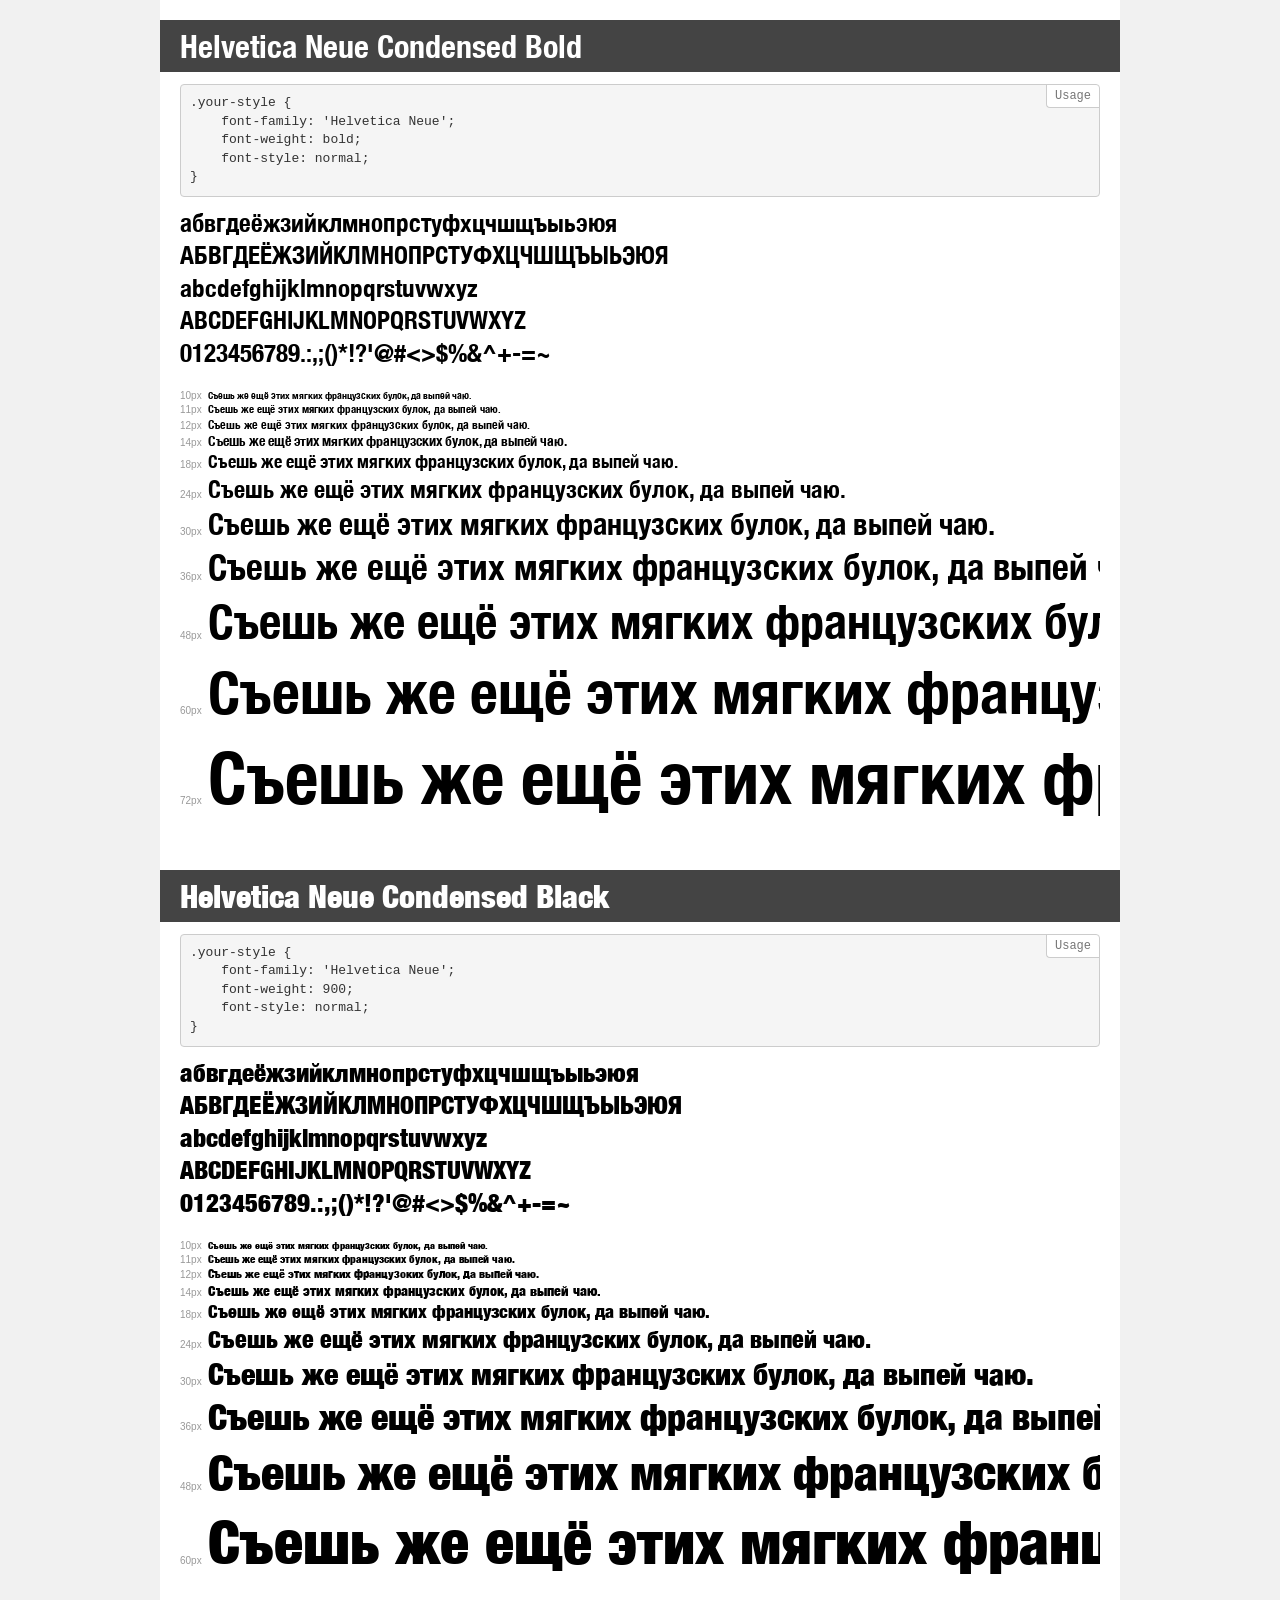
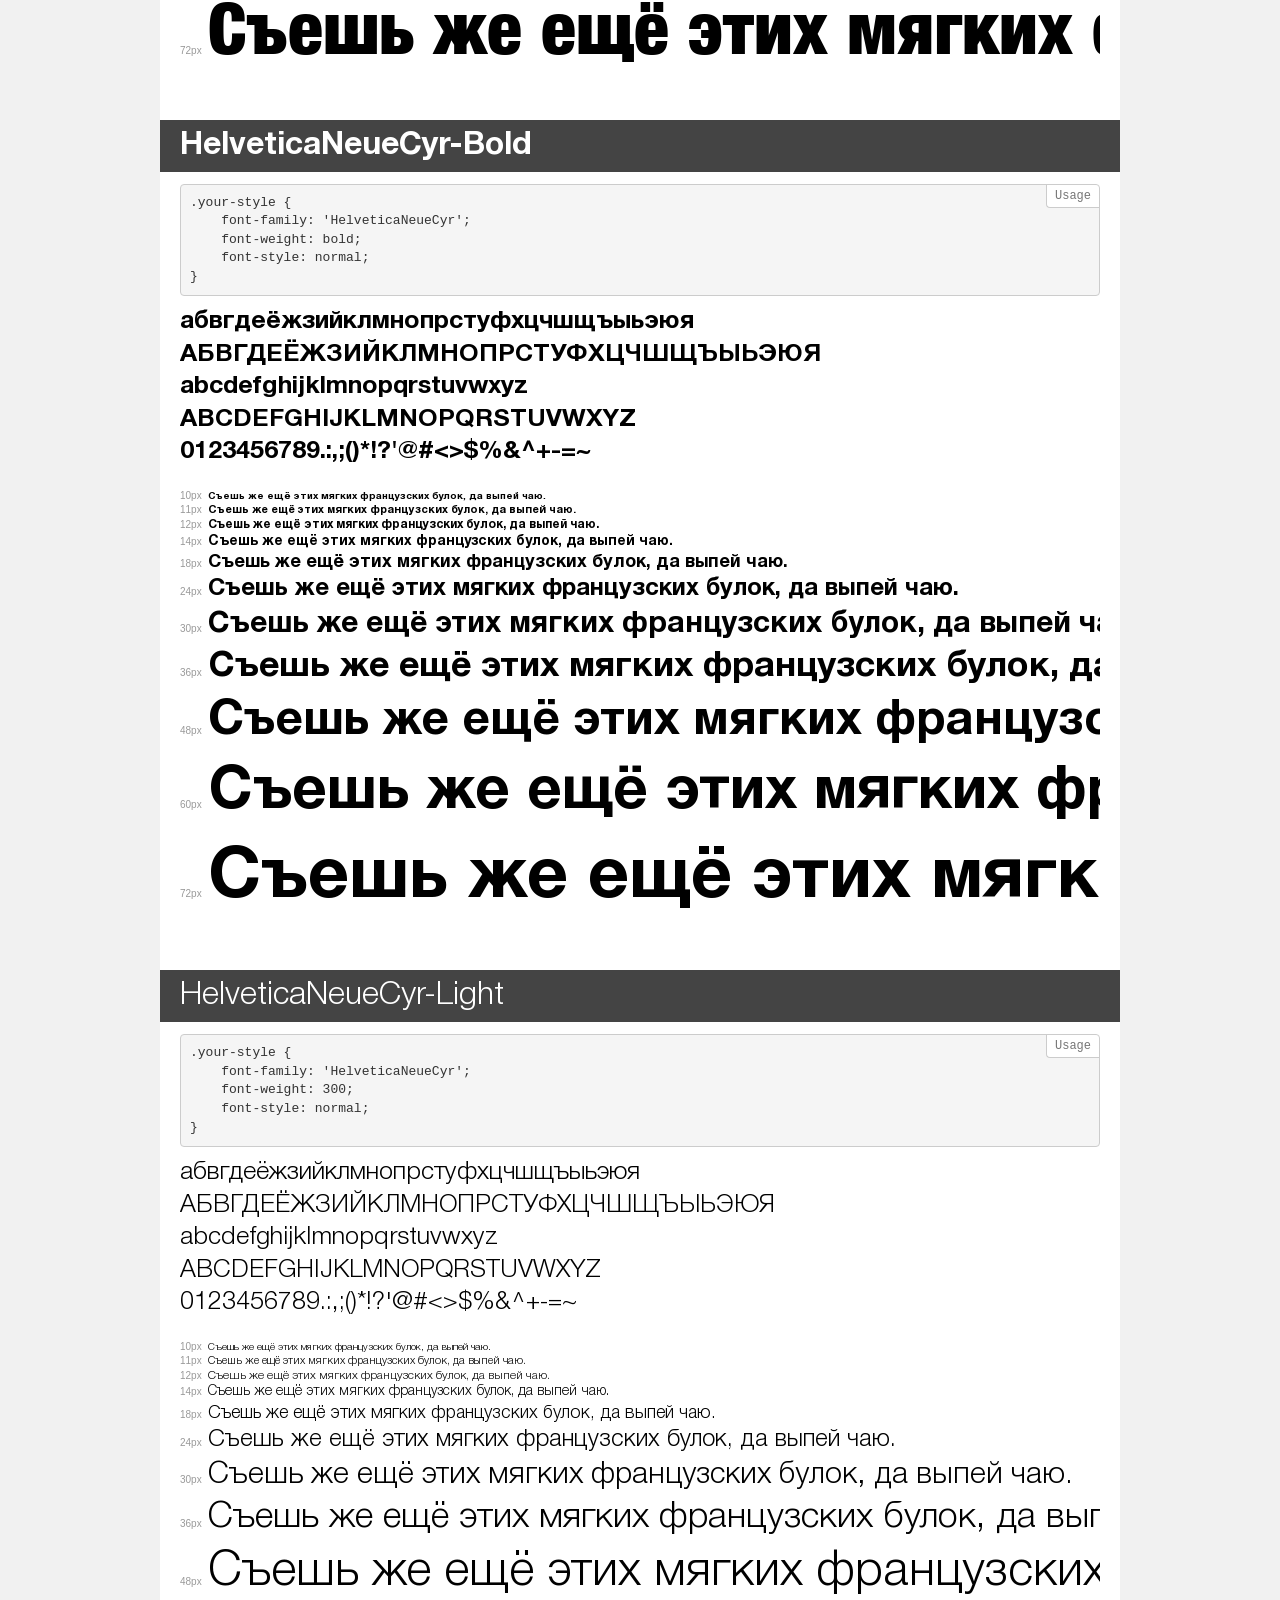
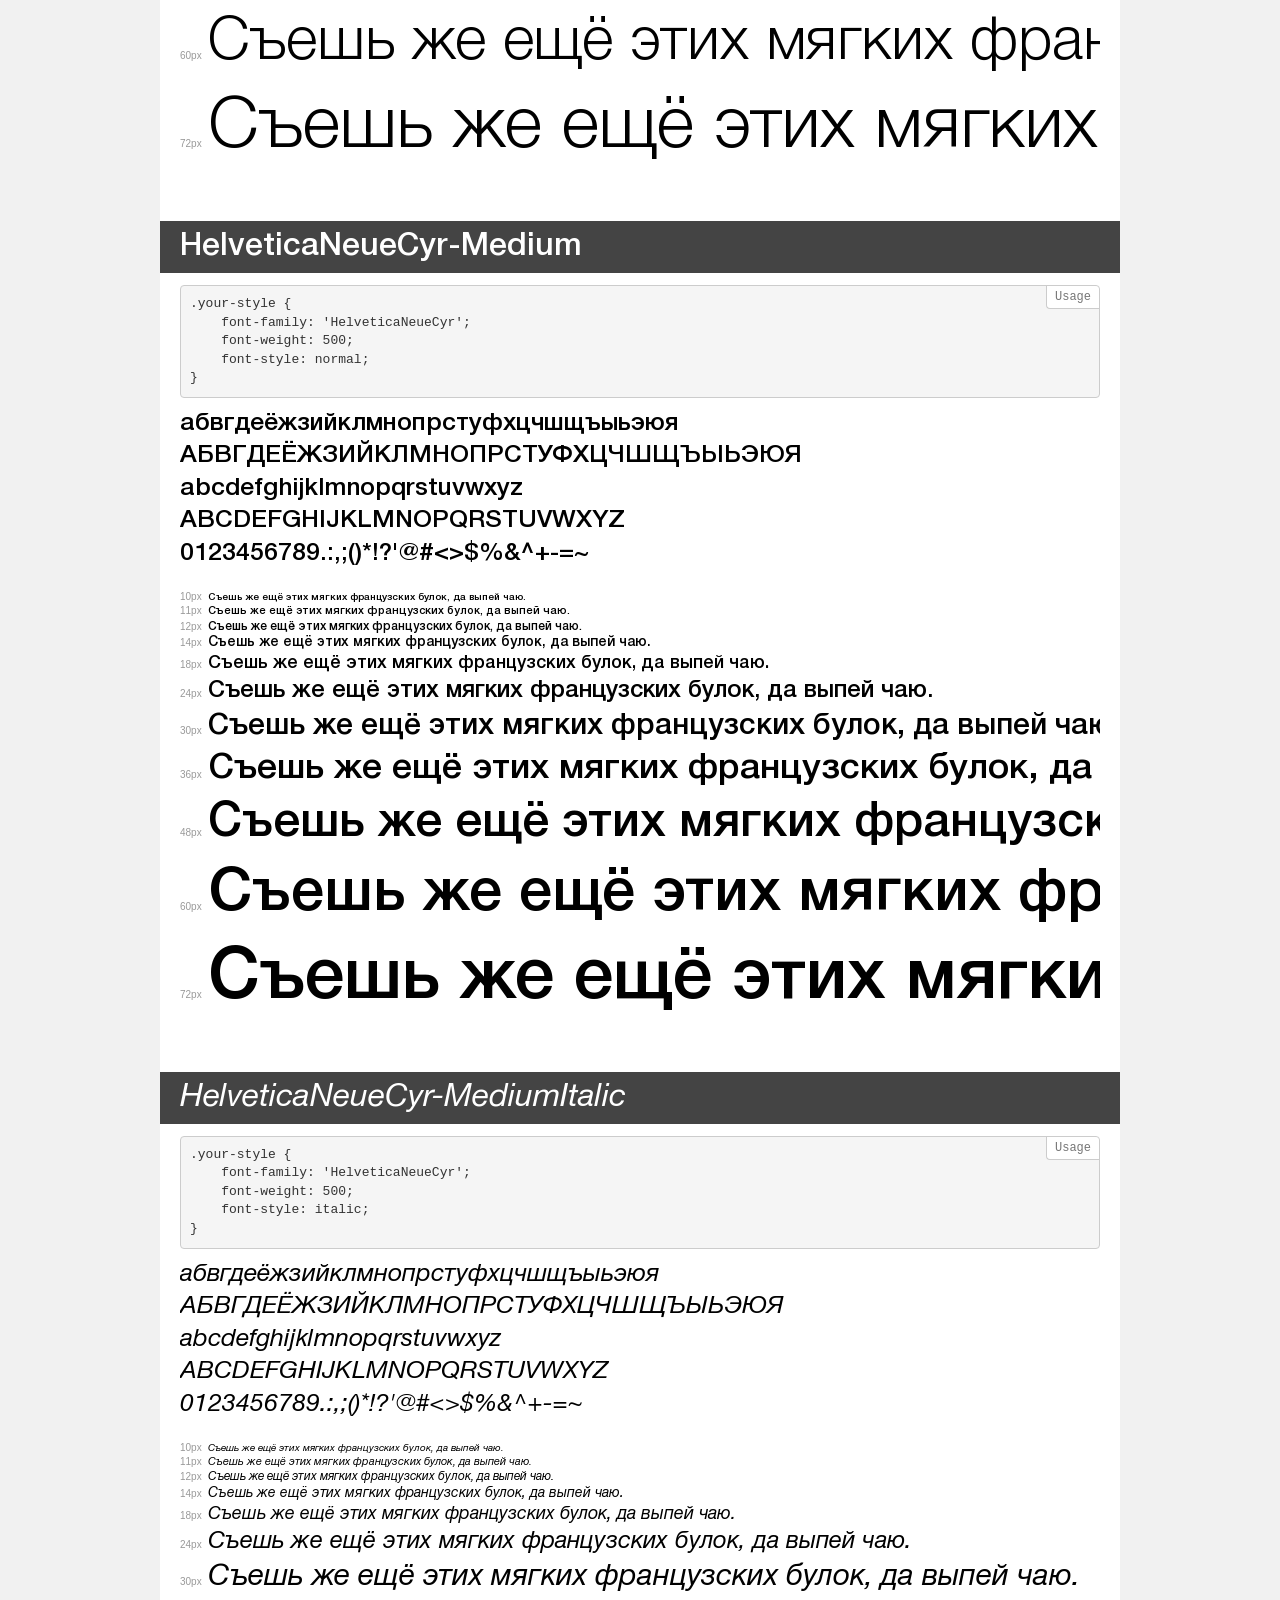
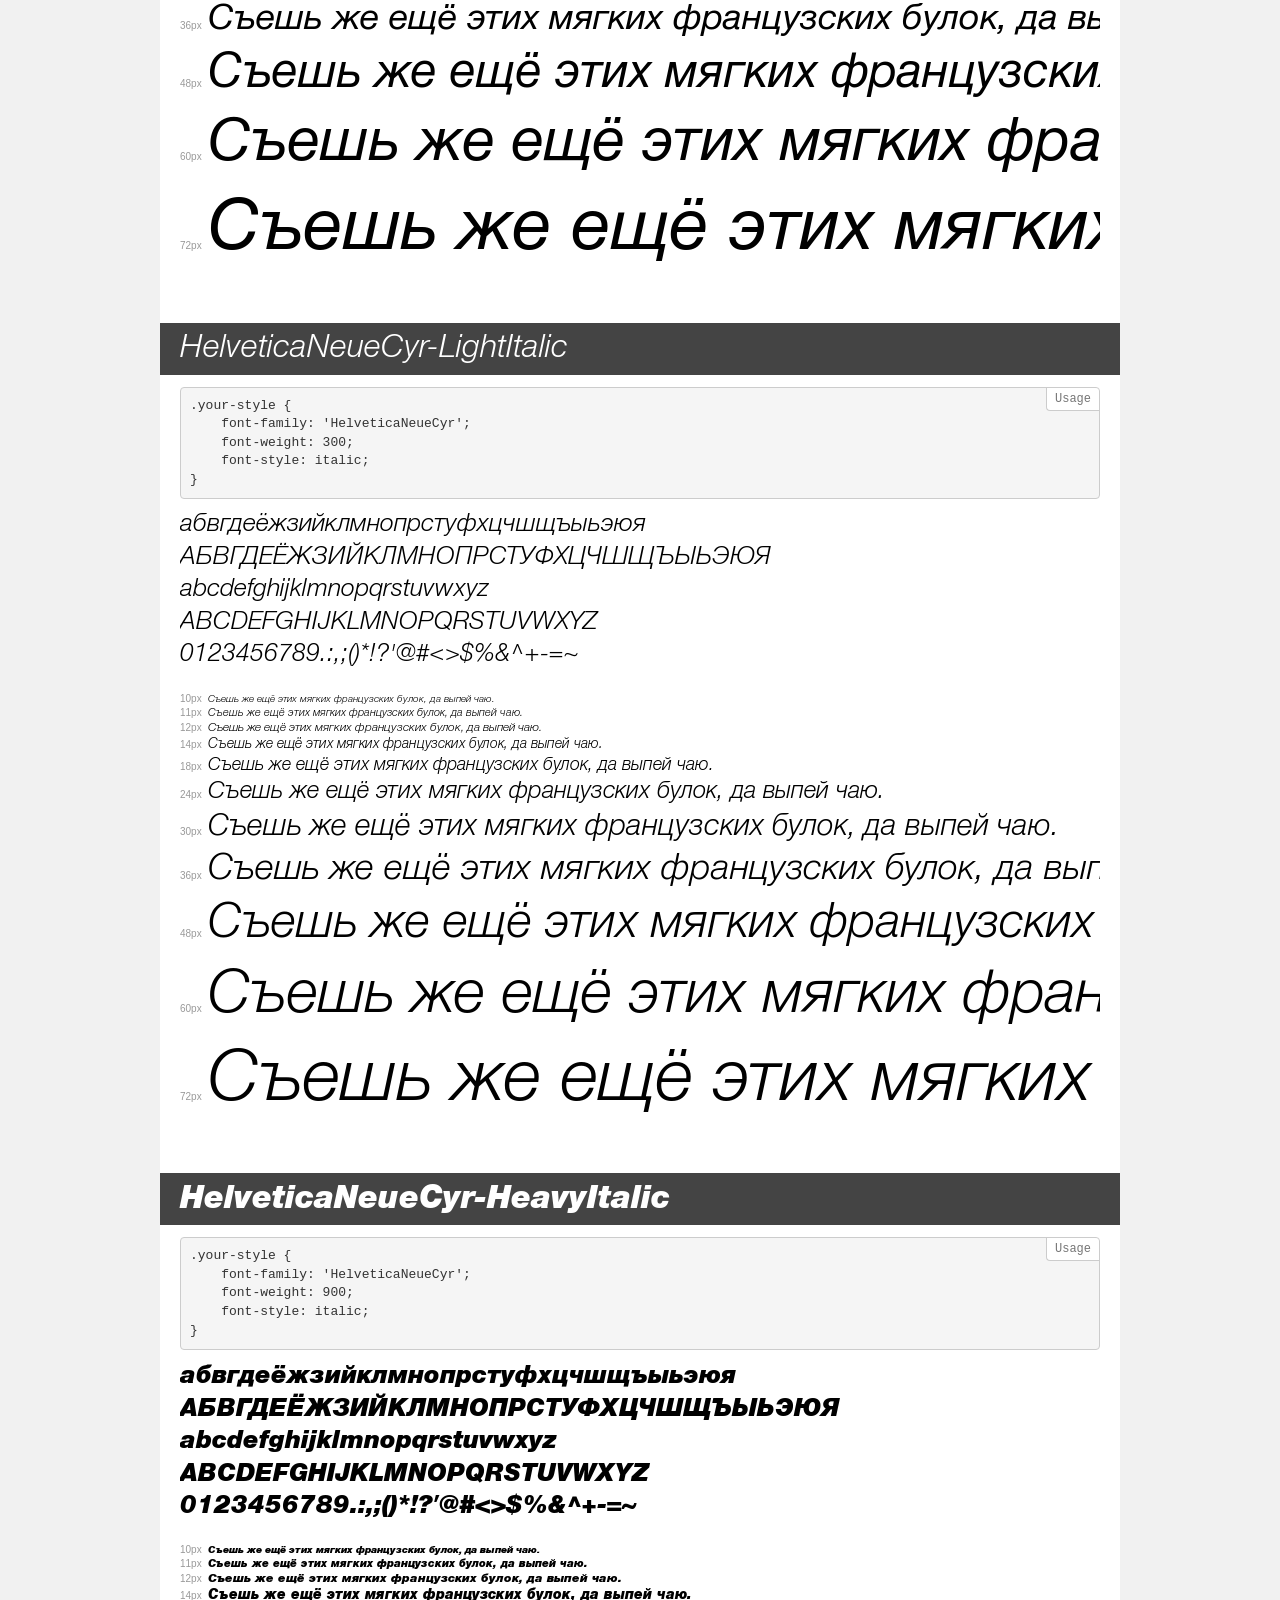
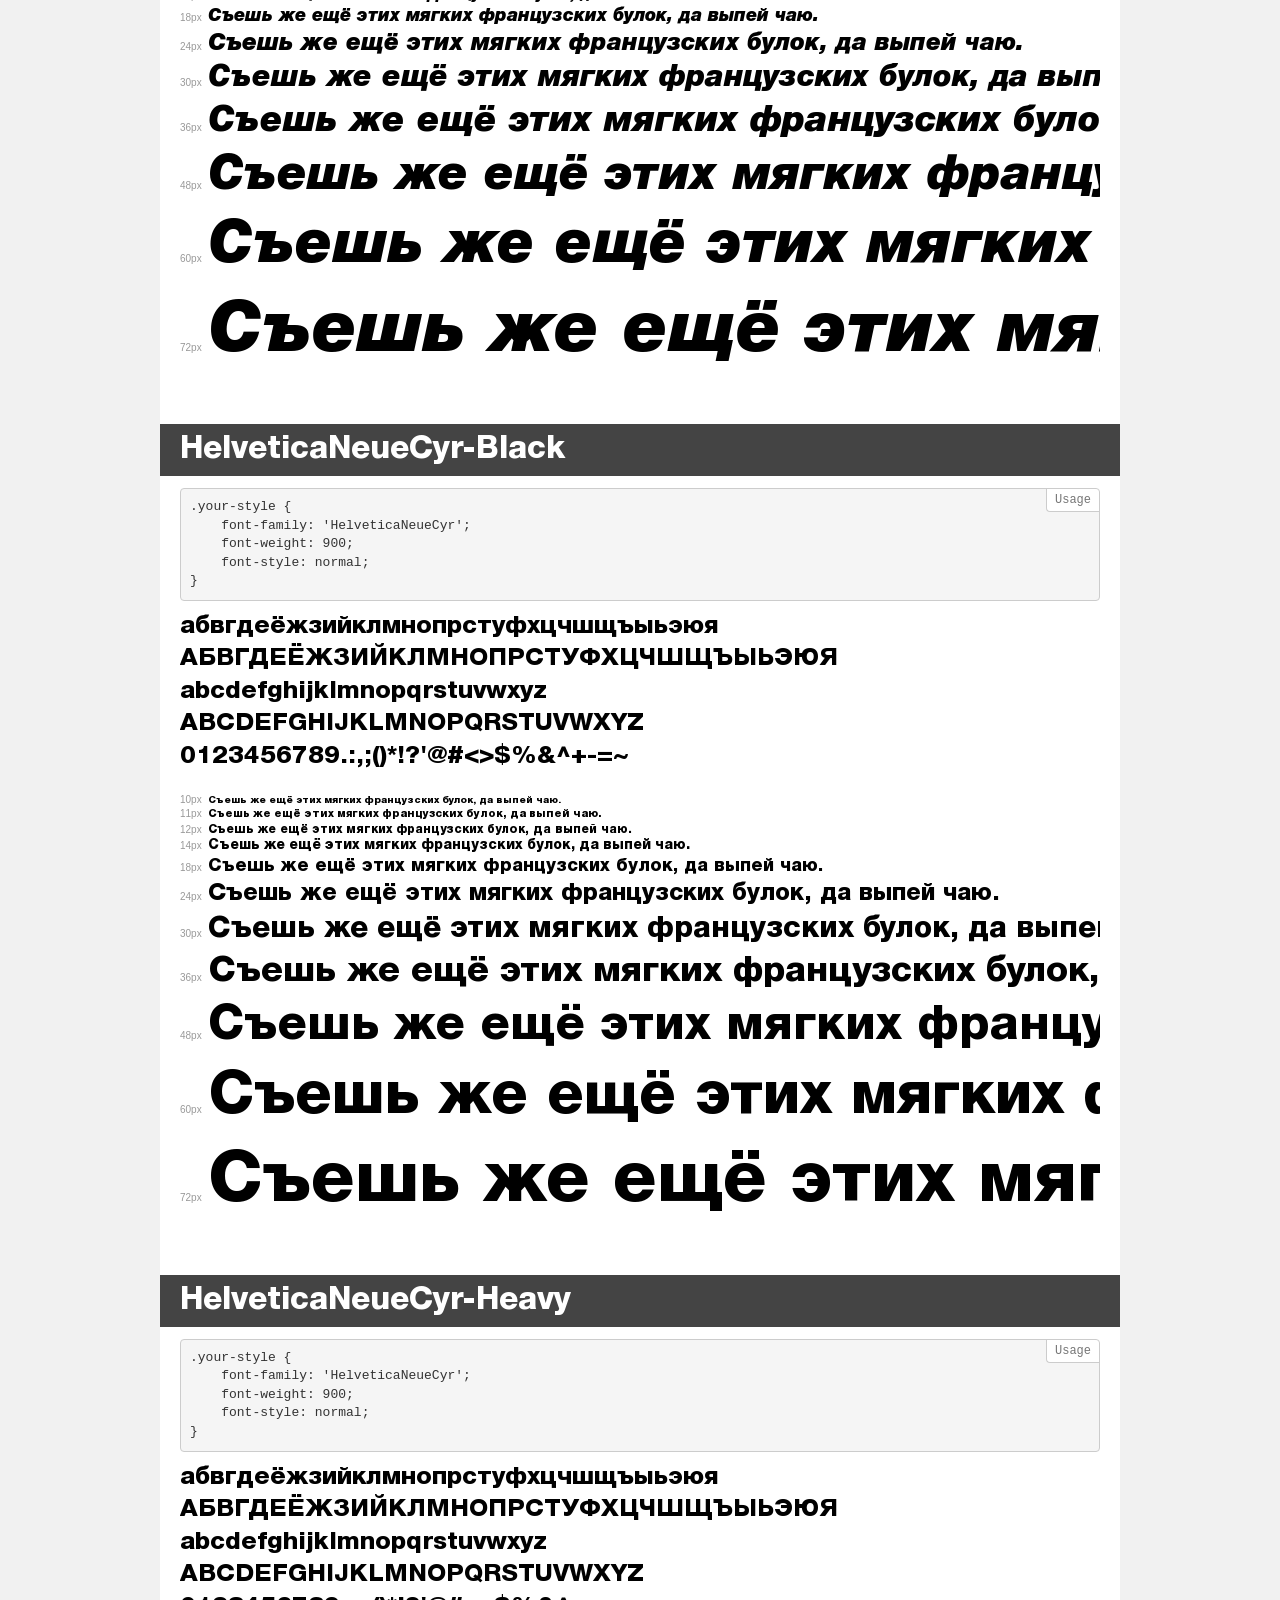
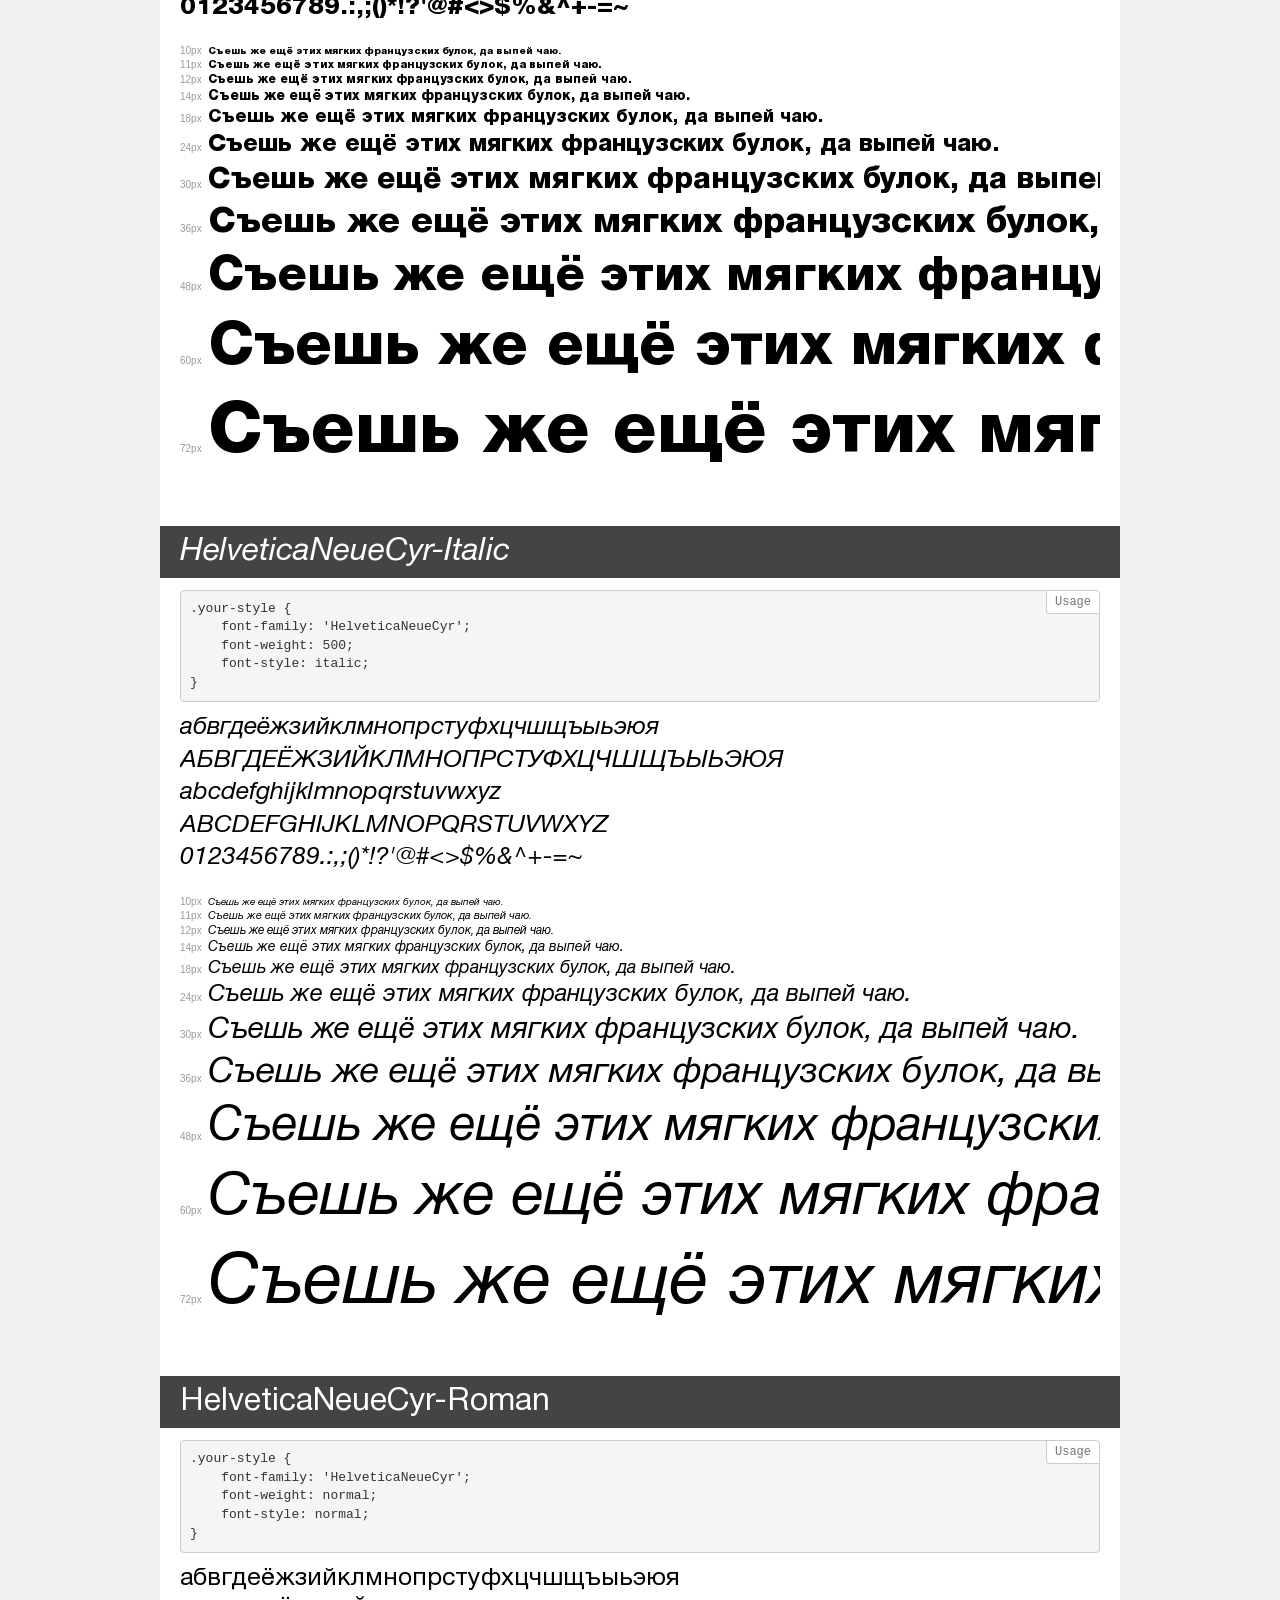
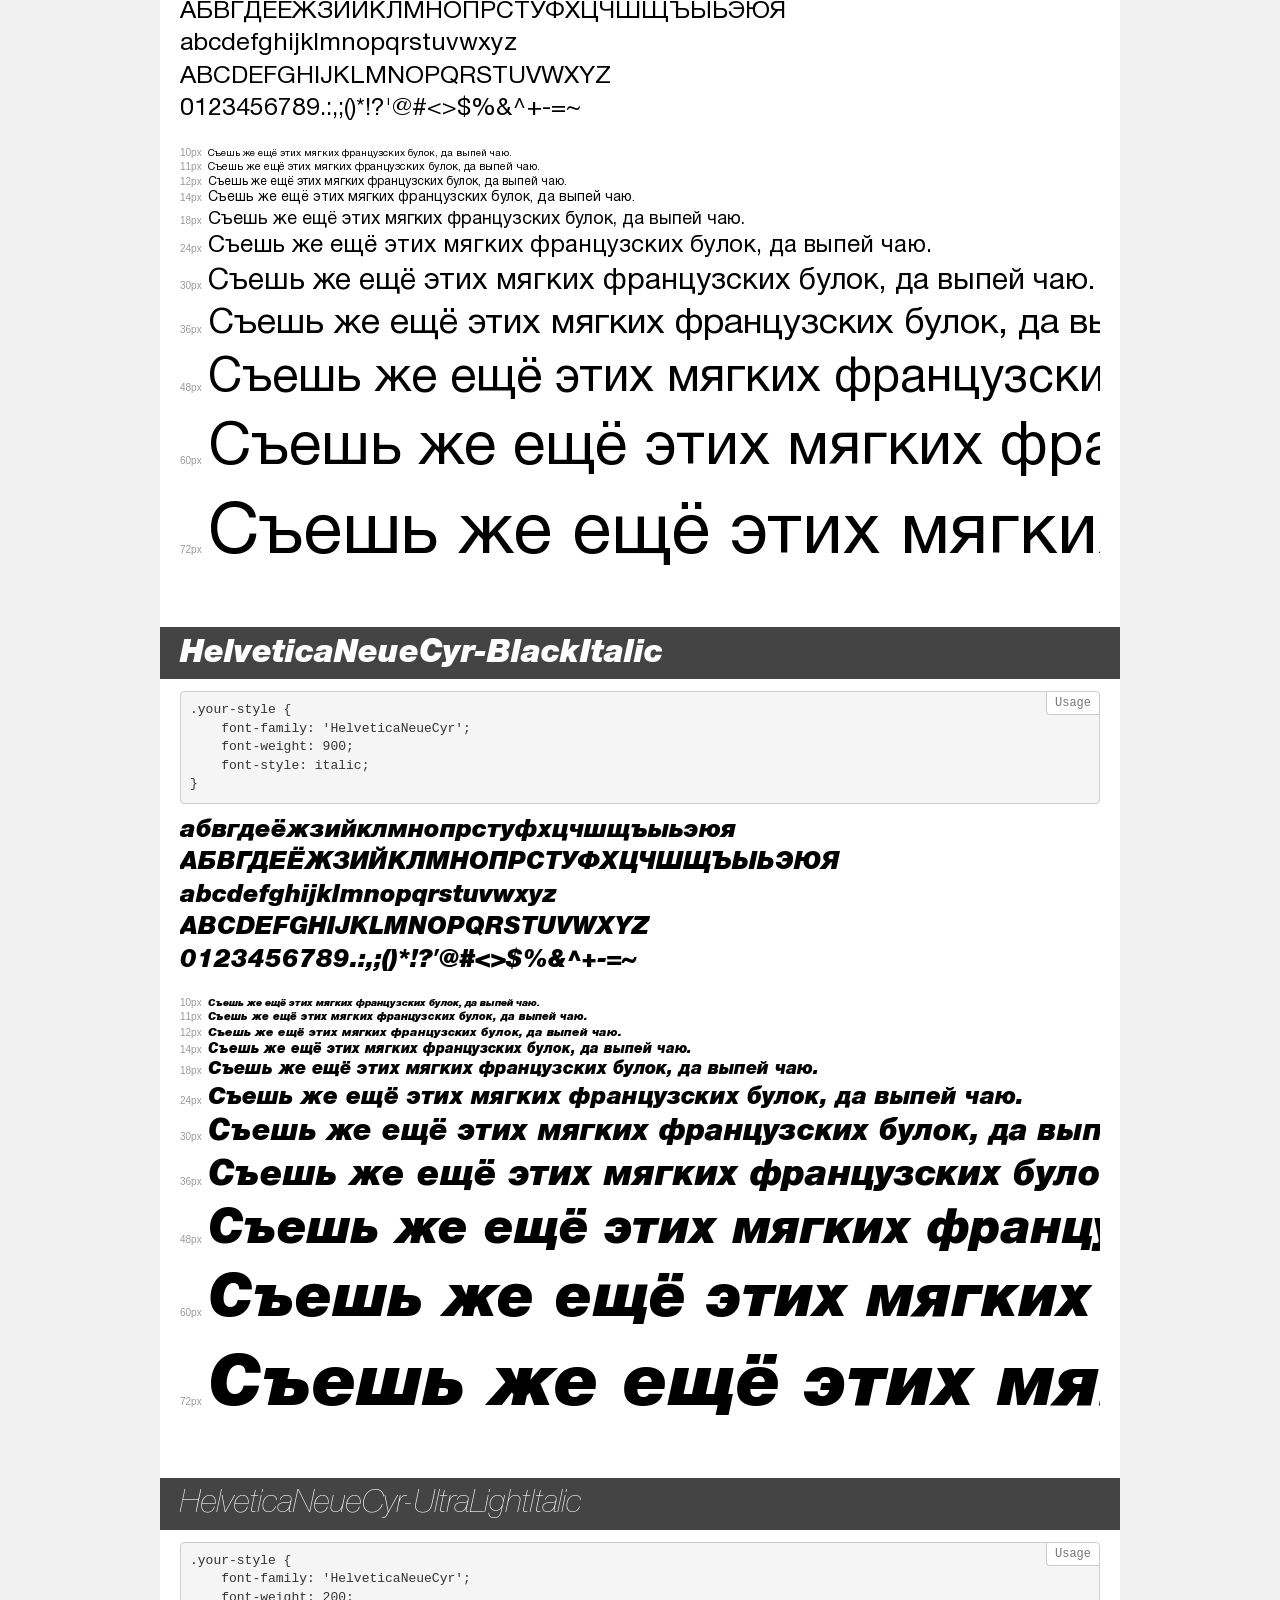
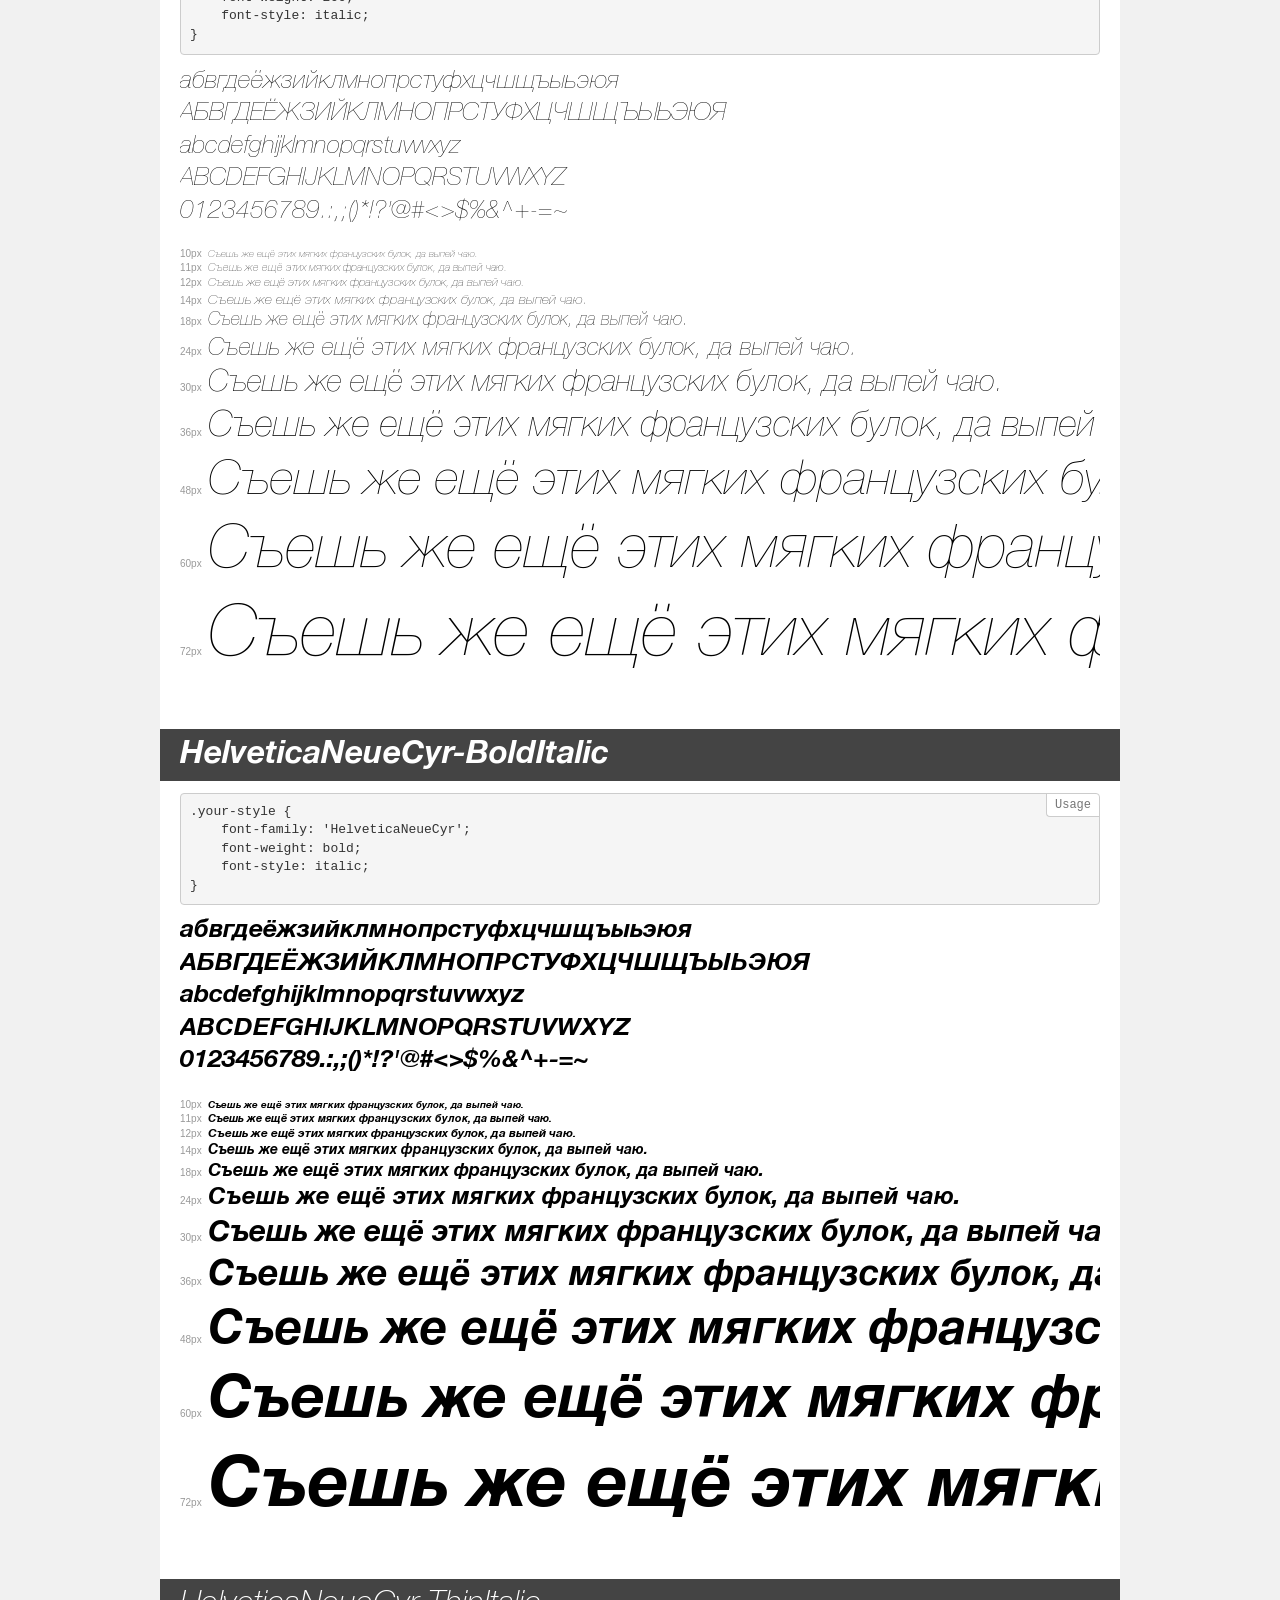
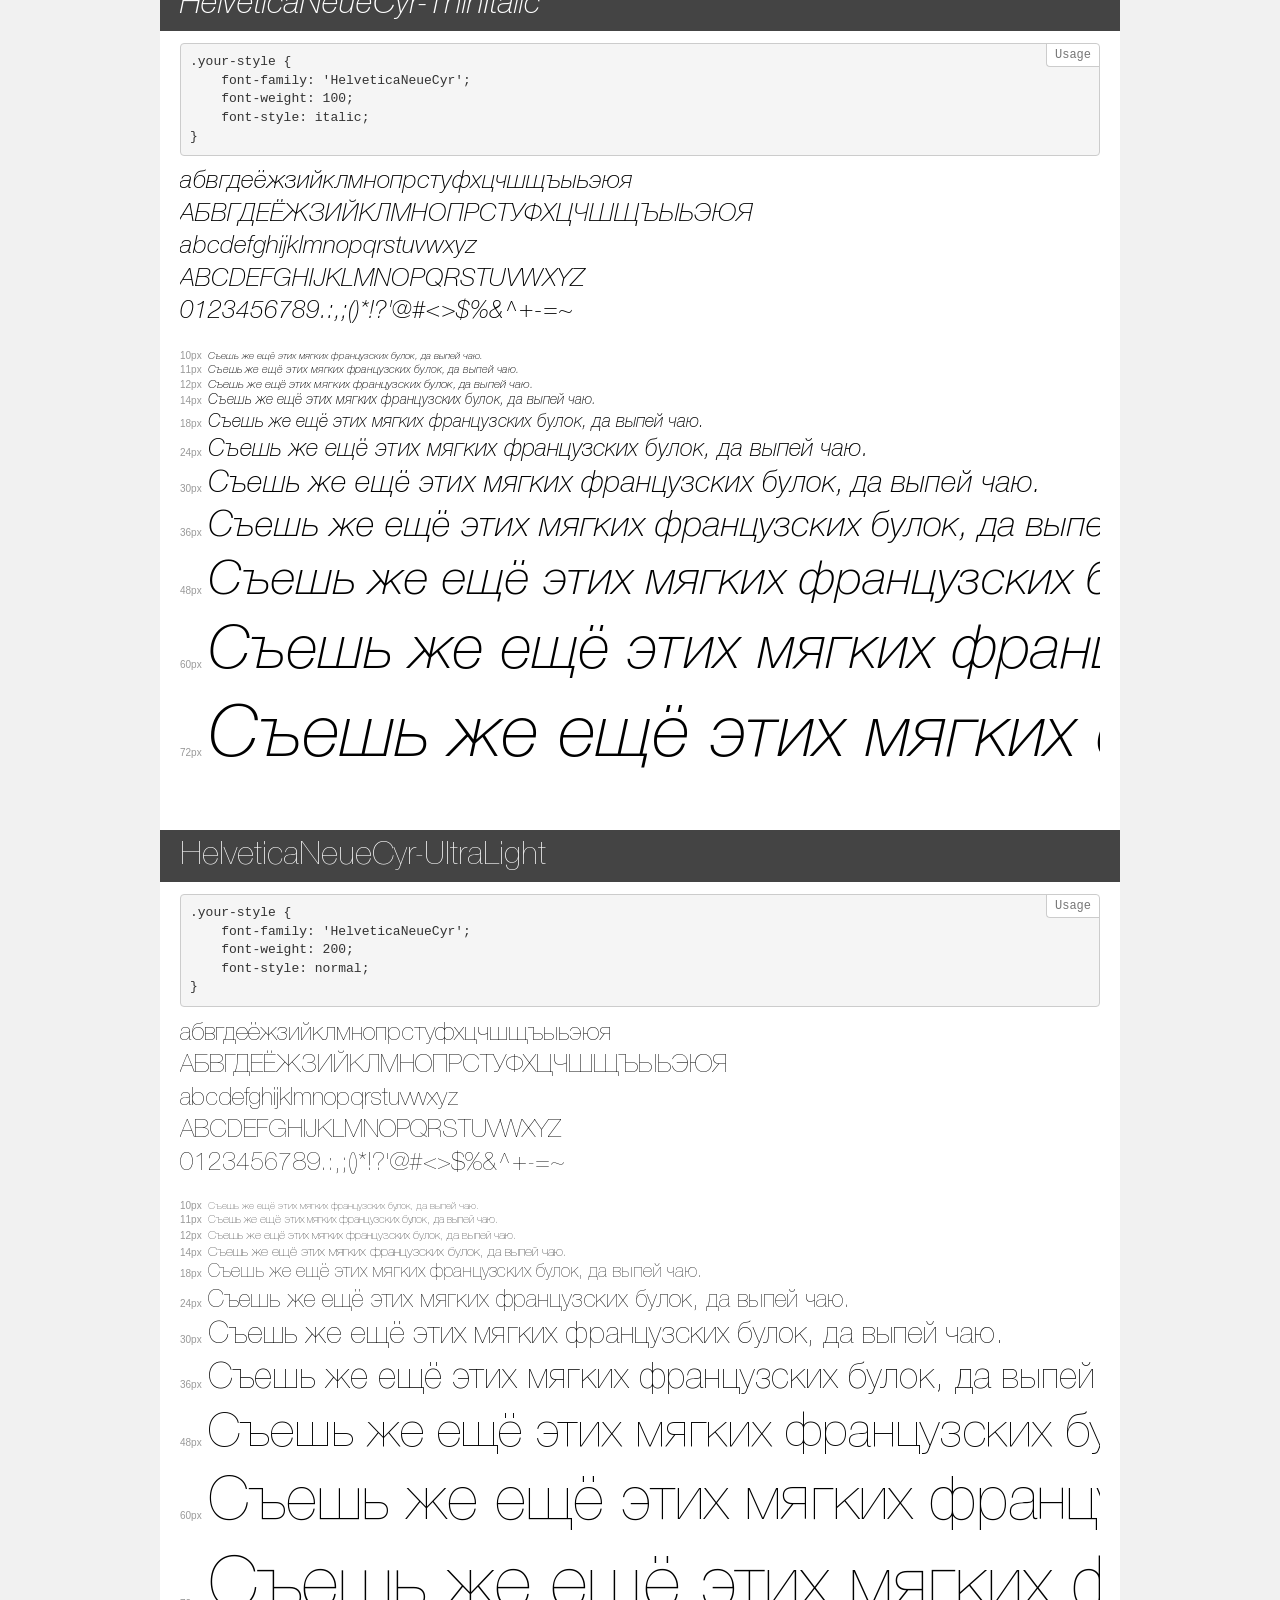
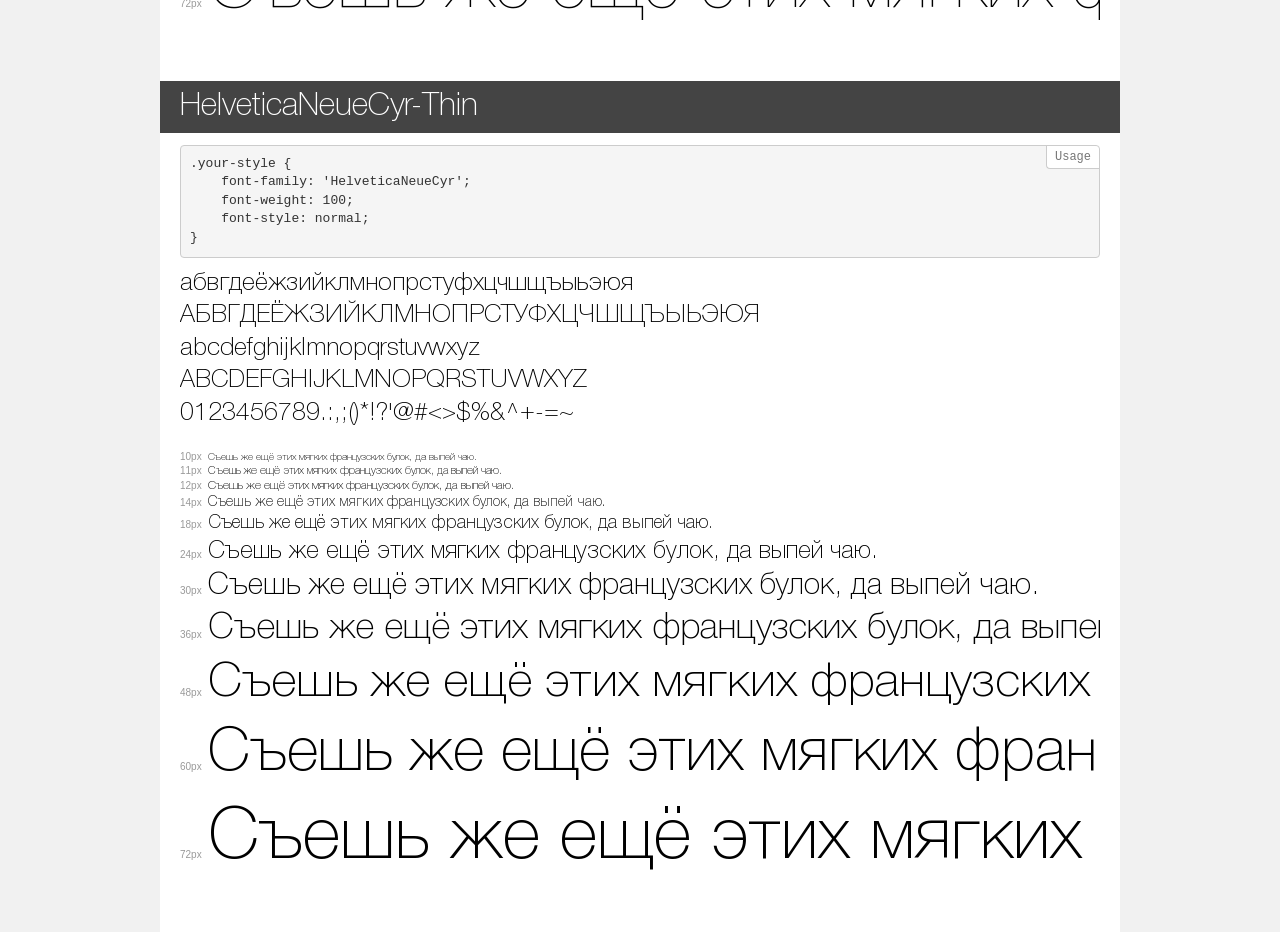
<file: assets/fonts/demo.html>
<!DOCTYPE html>
<html>
<head>
    <meta charset="utf-8">
    <meta http-equiv="X-UA-Compatible" content="IE=edge">
    <meta name="viewport" content="width=device-width, initial-scale=1">
    <meta name="robots" content="noindex, noarchive">
    <meta name="format-detection" content="telephone=no">
    <title>Transfonter demo</title>
    <link href="stylesheet.css" rel="stylesheet">
    <style>
        /*
        http://meyerweb.com/eric/tools/css/reset/
        v2.0 | 20110126
        License: none (public domain)
        */
        html, body, div, span, applet, object, iframe,
        h1, h2, h3, h4, h5, h6, p, blockquote, pre,
        a, abbr, acronym, address, big, cite, code,
        del, dfn, em, img, ins, kbd, q, s, samp,
        small, strike, strong, sub, sup, tt, var,
        b, u, i, center,
        dl, dt, dd, ol, ul, li,
        fieldset, form, label, legend,
        table, caption, tbody, tfoot, thead, tr, th, td,
        article, aside, canvas, details, embed,
        figure, figcaption, footer, header, hgroup,
        menu, nav, output, ruby, section, summary,
        time, mark, audio, video {
            margin: 0;
            padding: 0;
            border: 0;
            font-size: 100%;
            font: inherit;
            vertical-align: baseline;
        }
        /* HTML5 display-role reset for older browsers */
        article, aside, details, figcaption, figure,
        footer, header, hgroup, menu, nav, section {
            display: block;
        }
        body {
            line-height: 1;
        }
        ol, ul {
            list-style: none;
        }
        blockquote, q {
            quotes: none;
        }
        blockquote:before, blockquote:after,
        q:before, q:after {
            content: '';
            content: none;
        }
        table {
            border-collapse: collapse;
            border-spacing: 0;
        }
        /* common styles */
        body {
            background: #f1f1f1;
            color: #000;
        }
        .page {
            background: #fff;
            width: 920px;
            margin: 0 auto;
            padding: 20px 20px 0 20px;
            overflow: hidden;
        }
        .font-container {
            overflow-x: auto;
            overflow-y: hidden;
            margin-bottom: 40px;
            line-height: 1.3;
            white-space: nowrap;
            padding-bottom: 5px;
        }
        h1 {
            position: relative;
            background: #444;
            font-size: 32px;
            color: #fff;
            padding: 10px 20px;
            margin: 0 -20px 12px -20px;
        }
        .letters {
            font-size: 25px;
            margin-bottom: 20px;
        }
        .s10:before {
            content: '10px';
        }
        .s11:before {
            content: '11px';
        }
        .s12:before {
            content: '12px';
        }
        .s14:before {
            content: '14px';
        }
        .s18:before {
            content: '18px';
        }
        .s24:before {
            content: '24px';
        }
        .s30:before {
            content: '30px';
        }
        .s36:before {
            content: '36px';
        }
        .s48:before {
            content: '48px';
        }
        .s60:before {
            content: '60px';
        }
        .s72:before {
            content: '72px';
        }
        .s10:before, .s11:before, .s12:before, .s14:before,
        .s18:before, .s24:before, .s30:before, .s36:before,
        .s48:before, .s60:before, .s72:before {
            font-family: Arial, sans-serif;
            font-size: 10px;
            font-weight: normal;
            font-style: normal;
            color: #999;
            padding-right: 6px;
        }
        pre {
            display: block;
            position: relative;
            padding: 9px;
            margin: 0 0 10px;
            font-family: Monaco, Menlo, Consolas, "Courier New", monospace !important;
            font-size: 13px;
            line-height: 1.428571429;
            color: #333;
            font-weight: normal !important;
            font-style: normal !important;
            background-color: #f5f5f5;
            border: 1px solid #ccc;
            overflow-x: auto;
            border-radius: 4px;
        }
        pre:after {
            display: block;
            position: absolute;
            right: 0;
            top: 0;
            content: 'Usage';
            line-height: 1;
            padding: 5px 8px;
            font-size: 12px;
            color: #767676;
            background-color: #fff;
            border: 1px solid #ccc;
            border-right: none;
            border-top: none;
            border-radius: 0 4px 0 4px;
            z-index: 10;
        }
        /* responsive */
        @media (max-width: 959px) {
            .page {
                width: auto;
                margin: 0;
            }
        }
    </style>
</head>
<body>
<div class="page">
    <div class="demo" style="font-family: 'Helvetica Neue'; font-weight: bold; font-style: normal;">
        <h1>Helvetica Neue Condensed Bold</h1>
        <pre>.your-style {
    font-family: 'Helvetica Neue';
    font-weight: bold;
    font-style: normal;
}</pre>
        <div class="font-container">
            <p class="letters">
                абвгдеёжзийклмнопрстуфхцчшщъыьэюя<br>
АБВГДЕЁЖЗИЙКЛМНОПРСТУФХЦЧШЩЪЫЬЭЮЯ<br>
abcdefghijklmnopqrstuvwxyz<br>
ABCDEFGHIJKLMNOPQRSTUVWXYZ<br>
                0123456789.:,;()*!?'@#<>$%&^+-=~
            </p>
            <p class="s10" style="font-size: 10px;">Съешь же ещё этих мягких французских булок, да выпей чаю.</p>
            <p class="s11" style="font-size: 11px;">Съешь же ещё этих мягких французских булок, да выпей чаю.</p>
            <p class="s12" style="font-size: 12px;">Съешь же ещё этих мягких французских булок, да выпей чаю.</p>
            <p class="s14" style="font-size: 14px;">Съешь же ещё этих мягких французских булок, да выпей чаю.</p>
            <p class="s18" style="font-size: 18px;">Съешь же ещё этих мягких французских булок, да выпей чаю.</p>
            <p class="s24" style="font-size: 24px;">Съешь же ещё этих мягких французских булок, да выпей чаю.</p>
            <p class="s30" style="font-size: 30px;">Съешь же ещё этих мягких французских булок, да выпей чаю.</p>
            <p class="s36" style="font-size: 36px;">Съешь же ещё этих мягких французских булок, да выпей чаю.</p>
            <p class="s48" style="font-size: 48px;">Съешь же ещё этих мягких французских булок, да выпей чаю.</p>
            <p class="s60" style="font-size: 60px;">Съешь же ещё этих мягких французских булок, да выпей чаю.</p>
            <p class="s72" style="font-size: 72px;">Съешь же ещё этих мягких французских булок, да выпей чаю.</p>
        </div>
    </div>
    <div class="demo" style="font-family: 'Helvetica Neue'; font-weight: 900; font-style: normal;">
        <h1>Helvetica Neue Condensed Black</h1>
        <pre>.your-style {
    font-family: 'Helvetica Neue';
    font-weight: 900;
    font-style: normal;
}</pre>
        <div class="font-container">
            <p class="letters">
                абвгдеёжзийклмнопрстуфхцчшщъыьэюя<br>
АБВГДЕЁЖЗИЙКЛМНОПРСТУФХЦЧШЩЪЫЬЭЮЯ<br>
abcdefghijklmnopqrstuvwxyz<br>
ABCDEFGHIJKLMNOPQRSTUVWXYZ<br>
                0123456789.:,;()*!?'@#<>$%&^+-=~
            </p>
            <p class="s10" style="font-size: 10px;">Съешь же ещё этих мягких французских булок, да выпей чаю.</p>
            <p class="s11" style="font-size: 11px;">Съешь же ещё этих мягких французских булок, да выпей чаю.</p>
            <p class="s12" style="font-size: 12px;">Съешь же ещё этих мягких французских булок, да выпей чаю.</p>
            <p class="s14" style="font-size: 14px;">Съешь же ещё этих мягких французских булок, да выпей чаю.</p>
            <p class="s18" style="font-size: 18px;">Съешь же ещё этих мягких французских булок, да выпей чаю.</p>
            <p class="s24" style="font-size: 24px;">Съешь же ещё этих мягких французских булок, да выпей чаю.</p>
            <p class="s30" style="font-size: 30px;">Съешь же ещё этих мягких французских булок, да выпей чаю.</p>
            <p class="s36" style="font-size: 36px;">Съешь же ещё этих мягких французских булок, да выпей чаю.</p>
            <p class="s48" style="font-size: 48px;">Съешь же ещё этих мягких французских булок, да выпей чаю.</p>
            <p class="s60" style="font-size: 60px;">Съешь же ещё этих мягких французских булок, да выпей чаю.</p>
            <p class="s72" style="font-size: 72px;">Съешь же ещё этих мягких французских булок, да выпей чаю.</p>
        </div>
    </div>
    <div class="demo" style="font-family: 'HelveticaNeueCyr'; font-weight: bold; font-style: normal;">
        <h1>HelveticaNeueCyr-Bold</h1>
        <pre>.your-style {
    font-family: 'HelveticaNeueCyr';
    font-weight: bold;
    font-style: normal;
}</pre>
        <div class="font-container">
            <p class="letters">
                абвгдеёжзийклмнопрстуфхцчшщъыьэюя<br>
АБВГДЕЁЖЗИЙКЛМНОПРСТУФХЦЧШЩЪЫЬЭЮЯ<br>
abcdefghijklmnopqrstuvwxyz<br>
ABCDEFGHIJKLMNOPQRSTUVWXYZ<br>
                0123456789.:,;()*!?'@#<>$%&^+-=~
            </p>
            <p class="s10" style="font-size: 10px;">Съешь же ещё этих мягких французских булок, да выпей чаю.</p>
            <p class="s11" style="font-size: 11px;">Съешь же ещё этих мягких французских булок, да выпей чаю.</p>
            <p class="s12" style="font-size: 12px;">Съешь же ещё этих мягких французских булок, да выпей чаю.</p>
            <p class="s14" style="font-size: 14px;">Съешь же ещё этих мягких французских булок, да выпей чаю.</p>
            <p class="s18" style="font-size: 18px;">Съешь же ещё этих мягких французских булок, да выпей чаю.</p>
            <p class="s24" style="font-size: 24px;">Съешь же ещё этих мягких французских булок, да выпей чаю.</p>
            <p class="s30" style="font-size: 30px;">Съешь же ещё этих мягких французских булок, да выпей чаю.</p>
            <p class="s36" style="font-size: 36px;">Съешь же ещё этих мягких французских булок, да выпей чаю.</p>
            <p class="s48" style="font-size: 48px;">Съешь же ещё этих мягких французских булок, да выпей чаю.</p>
            <p class="s60" style="font-size: 60px;">Съешь же ещё этих мягких французских булок, да выпей чаю.</p>
            <p class="s72" style="font-size: 72px;">Съешь же ещё этих мягких французских булок, да выпей чаю.</p>
        </div>
    </div>
    <div class="demo" style="font-family: 'HelveticaNeueCyr'; font-weight: 300; font-style: normal;">
        <h1>HelveticaNeueCyr-Light</h1>
        <pre>.your-style {
    font-family: 'HelveticaNeueCyr';
    font-weight: 300;
    font-style: normal;
}</pre>
        <div class="font-container">
            <p class="letters">
                абвгдеёжзийклмнопрстуфхцчшщъыьэюя<br>
АБВГДЕЁЖЗИЙКЛМНОПРСТУФХЦЧШЩЪЫЬЭЮЯ<br>
abcdefghijklmnopqrstuvwxyz<br>
ABCDEFGHIJKLMNOPQRSTUVWXYZ<br>
                0123456789.:,;()*!?'@#<>$%&^+-=~
            </p>
            <p class="s10" style="font-size: 10px;">Съешь же ещё этих мягких французских булок, да выпей чаю.</p>
            <p class="s11" style="font-size: 11px;">Съешь же ещё этих мягких французских булок, да выпей чаю.</p>
            <p class="s12" style="font-size: 12px;">Съешь же ещё этих мягких французских булок, да выпей чаю.</p>
            <p class="s14" style="font-size: 14px;">Съешь же ещё этих мягких французских булок, да выпей чаю.</p>
            <p class="s18" style="font-size: 18px;">Съешь же ещё этих мягких французских булок, да выпей чаю.</p>
            <p class="s24" style="font-size: 24px;">Съешь же ещё этих мягких французских булок, да выпей чаю.</p>
            <p class="s30" style="font-size: 30px;">Съешь же ещё этих мягких французских булок, да выпей чаю.</p>
            <p class="s36" style="font-size: 36px;">Съешь же ещё этих мягких французских булок, да выпей чаю.</p>
            <p class="s48" style="font-size: 48px;">Съешь же ещё этих мягких французских булок, да выпей чаю.</p>
            <p class="s60" style="font-size: 60px;">Съешь же ещё этих мягких французских булок, да выпей чаю.</p>
            <p class="s72" style="font-size: 72px;">Съешь же ещё этих мягких французских булок, да выпей чаю.</p>
        </div>
    </div>
    <div class="demo" style="font-family: 'HelveticaNeueCyr'; font-weight: 500; font-style: normal;">
        <h1>HelveticaNeueCyr-Medium</h1>
        <pre>.your-style {
    font-family: 'HelveticaNeueCyr';
    font-weight: 500;
    font-style: normal;
}</pre>
        <div class="font-container">
            <p class="letters">
                абвгдеёжзийклмнопрстуфхцчшщъыьэюя<br>
АБВГДЕЁЖЗИЙКЛМНОПРСТУФХЦЧШЩЪЫЬЭЮЯ<br>
abcdefghijklmnopqrstuvwxyz<br>
ABCDEFGHIJKLMNOPQRSTUVWXYZ<br>
                0123456789.:,;()*!?'@#<>$%&^+-=~
            </p>
            <p class="s10" style="font-size: 10px;">Съешь же ещё этих мягких французских булок, да выпей чаю.</p>
            <p class="s11" style="font-size: 11px;">Съешь же ещё этих мягких французских булок, да выпей чаю.</p>
            <p class="s12" style="font-size: 12px;">Съешь же ещё этих мягких французских булок, да выпей чаю.</p>
            <p class="s14" style="font-size: 14px;">Съешь же ещё этих мягких французских булок, да выпей чаю.</p>
            <p class="s18" style="font-size: 18px;">Съешь же ещё этих мягких французских булок, да выпей чаю.</p>
            <p class="s24" style="font-size: 24px;">Съешь же ещё этих мягких французских булок, да выпей чаю.</p>
            <p class="s30" style="font-size: 30px;">Съешь же ещё этих мягких французских булок, да выпей чаю.</p>
            <p class="s36" style="font-size: 36px;">Съешь же ещё этих мягких французских булок, да выпей чаю.</p>
            <p class="s48" style="font-size: 48px;">Съешь же ещё этих мягких французских булок, да выпей чаю.</p>
            <p class="s60" style="font-size: 60px;">Съешь же ещё этих мягких французских булок, да выпей чаю.</p>
            <p class="s72" style="font-size: 72px;">Съешь же ещё этих мягких французских булок, да выпей чаю.</p>
        </div>
    </div>
    <div class="demo" style="font-family: 'HelveticaNeueCyr'; font-weight: 500; font-style: italic;">
        <h1>HelveticaNeueCyr-MediumItalic</h1>
        <pre>.your-style {
    font-family: 'HelveticaNeueCyr';
    font-weight: 500;
    font-style: italic;
}</pre>
        <div class="font-container">
            <p class="letters">
                абвгдеёжзийклмнопрстуфхцчшщъыьэюя<br>
АБВГДЕЁЖЗИЙКЛМНОПРСТУФХЦЧШЩЪЫЬЭЮЯ<br>
abcdefghijklmnopqrstuvwxyz<br>
ABCDEFGHIJKLMNOPQRSTUVWXYZ<br>
                0123456789.:,;()*!?'@#<>$%&^+-=~
            </p>
            <p class="s10" style="font-size: 10px;">Съешь же ещё этих мягких французских булок, да выпей чаю.</p>
            <p class="s11" style="font-size: 11px;">Съешь же ещё этих мягких французских булок, да выпей чаю.</p>
            <p class="s12" style="font-size: 12px;">Съешь же ещё этих мягких французских булок, да выпей чаю.</p>
            <p class="s14" style="font-size: 14px;">Съешь же ещё этих мягких французских булок, да выпей чаю.</p>
            <p class="s18" style="font-size: 18px;">Съешь же ещё этих мягких французских булок, да выпей чаю.</p>
            <p class="s24" style="font-size: 24px;">Съешь же ещё этих мягких французских булок, да выпей чаю.</p>
            <p class="s30" style="font-size: 30px;">Съешь же ещё этих мягких французских булок, да выпей чаю.</p>
            <p class="s36" style="font-size: 36px;">Съешь же ещё этих мягких французских булок, да выпей чаю.</p>
            <p class="s48" style="font-size: 48px;">Съешь же ещё этих мягких французских булок, да выпей чаю.</p>
            <p class="s60" style="font-size: 60px;">Съешь же ещё этих мягких французских булок, да выпей чаю.</p>
            <p class="s72" style="font-size: 72px;">Съешь же ещё этих мягких французских булок, да выпей чаю.</p>
        </div>
    </div>
    <div class="demo" style="font-family: 'HelveticaNeueCyr'; font-weight: 300; font-style: italic;">
        <h1>HelveticaNeueCyr-LightItalic</h1>
        <pre>.your-style {
    font-family: 'HelveticaNeueCyr';
    font-weight: 300;
    font-style: italic;
}</pre>
        <div class="font-container">
            <p class="letters">
                абвгдеёжзийклмнопрстуфхцчшщъыьэюя<br>
АБВГДЕЁЖЗИЙКЛМНОПРСТУФХЦЧШЩЪЫЬЭЮЯ<br>
abcdefghijklmnopqrstuvwxyz<br>
ABCDEFGHIJKLMNOPQRSTUVWXYZ<br>
                0123456789.:,;()*!?'@#<>$%&^+-=~
            </p>
            <p class="s10" style="font-size: 10px;">Съешь же ещё этих мягких французских булок, да выпей чаю.</p>
            <p class="s11" style="font-size: 11px;">Съешь же ещё этих мягких французских булок, да выпей чаю.</p>
            <p class="s12" style="font-size: 12px;">Съешь же ещё этих мягких французских булок, да выпей чаю.</p>
            <p class="s14" style="font-size: 14px;">Съешь же ещё этих мягких французских булок, да выпей чаю.</p>
            <p class="s18" style="font-size: 18px;">Съешь же ещё этих мягких французских булок, да выпей чаю.</p>
            <p class="s24" style="font-size: 24px;">Съешь же ещё этих мягких французских булок, да выпей чаю.</p>
            <p class="s30" style="font-size: 30px;">Съешь же ещё этих мягких французских булок, да выпей чаю.</p>
            <p class="s36" style="font-size: 36px;">Съешь же ещё этих мягких французских булок, да выпей чаю.</p>
            <p class="s48" style="font-size: 48px;">Съешь же ещё этих мягких французских булок, да выпей чаю.</p>
            <p class="s60" style="font-size: 60px;">Съешь же ещё этих мягких французских булок, да выпей чаю.</p>
            <p class="s72" style="font-size: 72px;">Съешь же ещё этих мягких французских булок, да выпей чаю.</p>
        </div>
    </div>
    <div class="demo" style="font-family: 'HelveticaNeueCyr'; font-weight: 900; font-style: italic;">
        <h1>HelveticaNeueCyr-HeavyItalic</h1>
        <pre>.your-style {
    font-family: 'HelveticaNeueCyr';
    font-weight: 900;
    font-style: italic;
}</pre>
        <div class="font-container">
            <p class="letters">
                абвгдеёжзийклмнопрстуфхцчшщъыьэюя<br>
АБВГДЕЁЖЗИЙКЛМНОПРСТУФХЦЧШЩЪЫЬЭЮЯ<br>
abcdefghijklmnopqrstuvwxyz<br>
ABCDEFGHIJKLMNOPQRSTUVWXYZ<br>
                0123456789.:,;()*!?'@#<>$%&^+-=~
            </p>
            <p class="s10" style="font-size: 10px;">Съешь же ещё этих мягких французских булок, да выпей чаю.</p>
            <p class="s11" style="font-size: 11px;">Съешь же ещё этих мягких французских булок, да выпей чаю.</p>
            <p class="s12" style="font-size: 12px;">Съешь же ещё этих мягких французских булок, да выпей чаю.</p>
            <p class="s14" style="font-size: 14px;">Съешь же ещё этих мягких французских булок, да выпей чаю.</p>
            <p class="s18" style="font-size: 18px;">Съешь же ещё этих мягких французских булок, да выпей чаю.</p>
            <p class="s24" style="font-size: 24px;">Съешь же ещё этих мягких французских булок, да выпей чаю.</p>
            <p class="s30" style="font-size: 30px;">Съешь же ещё этих мягких французских булок, да выпей чаю.</p>
            <p class="s36" style="font-size: 36px;">Съешь же ещё этих мягких французских булок, да выпей чаю.</p>
            <p class="s48" style="font-size: 48px;">Съешь же ещё этих мягких французских булок, да выпей чаю.</p>
            <p class="s60" style="font-size: 60px;">Съешь же ещё этих мягких французских булок, да выпей чаю.</p>
            <p class="s72" style="font-size: 72px;">Съешь же ещё этих мягких французских булок, да выпей чаю.</p>
        </div>
    </div>
    <div class="demo" style="font-family: 'HelveticaNeueCyr'; font-weight: 900; font-style: normal;">
        <h1>HelveticaNeueCyr-Black</h1>
        <pre>.your-style {
    font-family: 'HelveticaNeueCyr';
    font-weight: 900;
    font-style: normal;
}</pre>
        <div class="font-container">
            <p class="letters">
                абвгдеёжзийклмнопрстуфхцчшщъыьэюя<br>
АБВГДЕЁЖЗИЙКЛМНОПРСТУФХЦЧШЩЪЫЬЭЮЯ<br>
abcdefghijklmnopqrstuvwxyz<br>
ABCDEFGHIJKLMNOPQRSTUVWXYZ<br>
                0123456789.:,;()*!?'@#<>$%&^+-=~
            </p>
            <p class="s10" style="font-size: 10px;">Съешь же ещё этих мягких французских булок, да выпей чаю.</p>
            <p class="s11" style="font-size: 11px;">Съешь же ещё этих мягких французских булок, да выпей чаю.</p>
            <p class="s12" style="font-size: 12px;">Съешь же ещё этих мягких французских булок, да выпей чаю.</p>
            <p class="s14" style="font-size: 14px;">Съешь же ещё этих мягких французских булок, да выпей чаю.</p>
            <p class="s18" style="font-size: 18px;">Съешь же ещё этих мягких французских булок, да выпей чаю.</p>
            <p class="s24" style="font-size: 24px;">Съешь же ещё этих мягких французских булок, да выпей чаю.</p>
            <p class="s30" style="font-size: 30px;">Съешь же ещё этих мягких французских булок, да выпей чаю.</p>
            <p class="s36" style="font-size: 36px;">Съешь же ещё этих мягких французских булок, да выпей чаю.</p>
            <p class="s48" style="font-size: 48px;">Съешь же ещё этих мягких французских булок, да выпей чаю.</p>
            <p class="s60" style="font-size: 60px;">Съешь же ещё этих мягких французских булок, да выпей чаю.</p>
            <p class="s72" style="font-size: 72px;">Съешь же ещё этих мягких французских булок, да выпей чаю.</p>
        </div>
    </div>
    <div class="demo" style="font-family: 'HelveticaNeueCyr'; font-weight: 900; font-style: normal;">
        <h1>HelveticaNeueCyr-Heavy</h1>
        <pre>.your-style {
    font-family: 'HelveticaNeueCyr';
    font-weight: 900;
    font-style: normal;
}</pre>
        <div class="font-container">
            <p class="letters">
                абвгдеёжзийклмнопрстуфхцчшщъыьэюя<br>
АБВГДЕЁЖЗИЙКЛМНОПРСТУФХЦЧШЩЪЫЬЭЮЯ<br>
abcdefghijklmnopqrstuvwxyz<br>
ABCDEFGHIJKLMNOPQRSTUVWXYZ<br>
                0123456789.:,;()*!?'@#<>$%&^+-=~
            </p>
            <p class="s10" style="font-size: 10px;">Съешь же ещё этих мягких французских булок, да выпей чаю.</p>
            <p class="s11" style="font-size: 11px;">Съешь же ещё этих мягких французских булок, да выпей чаю.</p>
            <p class="s12" style="font-size: 12px;">Съешь же ещё этих мягких французских булок, да выпей чаю.</p>
            <p class="s14" style="font-size: 14px;">Съешь же ещё этих мягких французских булок, да выпей чаю.</p>
            <p class="s18" style="font-size: 18px;">Съешь же ещё этих мягких французских булок, да выпей чаю.</p>
            <p class="s24" style="font-size: 24px;">Съешь же ещё этих мягких французских булок, да выпей чаю.</p>
            <p class="s30" style="font-size: 30px;">Съешь же ещё этих мягких французских булок, да выпей чаю.</p>
            <p class="s36" style="font-size: 36px;">Съешь же ещё этих мягких французских булок, да выпей чаю.</p>
            <p class="s48" style="font-size: 48px;">Съешь же ещё этих мягких французских булок, да выпей чаю.</p>
            <p class="s60" style="font-size: 60px;">Съешь же ещё этих мягких французских булок, да выпей чаю.</p>
            <p class="s72" style="font-size: 72px;">Съешь же ещё этих мягких французских булок, да выпей чаю.</p>
        </div>
    </div>
    <div class="demo" style="font-family: 'HelveticaNeueCyr'; font-weight: 500; font-style: italic;">
        <h1>HelveticaNeueCyr-Italic</h1>
        <pre>.your-style {
    font-family: 'HelveticaNeueCyr';
    font-weight: 500;
    font-style: italic;
}</pre>
        <div class="font-container">
            <p class="letters">
                абвгдеёжзийклмнопрстуфхцчшщъыьэюя<br>
АБВГДЕЁЖЗИЙКЛМНОПРСТУФХЦЧШЩЪЫЬЭЮЯ<br>
abcdefghijklmnopqrstuvwxyz<br>
ABCDEFGHIJKLMNOPQRSTUVWXYZ<br>
                0123456789.:,;()*!?'@#<>$%&^+-=~
            </p>
            <p class="s10" style="font-size: 10px;">Съешь же ещё этих мягких французских булок, да выпей чаю.</p>
            <p class="s11" style="font-size: 11px;">Съешь же ещё этих мягких французских булок, да выпей чаю.</p>
            <p class="s12" style="font-size: 12px;">Съешь же ещё этих мягких французских булок, да выпей чаю.</p>
            <p class="s14" style="font-size: 14px;">Съешь же ещё этих мягких французских булок, да выпей чаю.</p>
            <p class="s18" style="font-size: 18px;">Съешь же ещё этих мягких французских булок, да выпей чаю.</p>
            <p class="s24" style="font-size: 24px;">Съешь же ещё этих мягких французских булок, да выпей чаю.</p>
            <p class="s30" style="font-size: 30px;">Съешь же ещё этих мягких французских булок, да выпей чаю.</p>
            <p class="s36" style="font-size: 36px;">Съешь же ещё этих мягких французских булок, да выпей чаю.</p>
            <p class="s48" style="font-size: 48px;">Съешь же ещё этих мягких французских булок, да выпей чаю.</p>
            <p class="s60" style="font-size: 60px;">Съешь же ещё этих мягких французских булок, да выпей чаю.</p>
            <p class="s72" style="font-size: 72px;">Съешь же ещё этих мягких французских булок, да выпей чаю.</p>
        </div>
    </div>
    <div class="demo" style="font-family: 'HelveticaNeueCyr'; font-weight: normal; font-style: normal;">
        <h1>HelveticaNeueCyr-Roman</h1>
        <pre>.your-style {
    font-family: 'HelveticaNeueCyr';
    font-weight: normal;
    font-style: normal;
}</pre>
        <div class="font-container">
            <p class="letters">
                абвгдеёжзийклмнопрстуфхцчшщъыьэюя<br>
АБВГДЕЁЖЗИЙКЛМНОПРСТУФХЦЧШЩЪЫЬЭЮЯ<br>
abcdefghijklmnopqrstuvwxyz<br>
ABCDEFGHIJKLMNOPQRSTUVWXYZ<br>
                0123456789.:,;()*!?'@#<>$%&^+-=~
            </p>
            <p class="s10" style="font-size: 10px;">Съешь же ещё этих мягких французских булок, да выпей чаю.</p>
            <p class="s11" style="font-size: 11px;">Съешь же ещё этих мягких французских булок, да выпей чаю.</p>
            <p class="s12" style="font-size: 12px;">Съешь же ещё этих мягких французских булок, да выпей чаю.</p>
            <p class="s14" style="font-size: 14px;">Съешь же ещё этих мягких французских булок, да выпей чаю.</p>
            <p class="s18" style="font-size: 18px;">Съешь же ещё этих мягких французских булок, да выпей чаю.</p>
            <p class="s24" style="font-size: 24px;">Съешь же ещё этих мягких французских булок, да выпей чаю.</p>
            <p class="s30" style="font-size: 30px;">Съешь же ещё этих мягких французских булок, да выпей чаю.</p>
            <p class="s36" style="font-size: 36px;">Съешь же ещё этих мягких французских булок, да выпей чаю.</p>
            <p class="s48" style="font-size: 48px;">Съешь же ещё этих мягких французских булок, да выпей чаю.</p>
            <p class="s60" style="font-size: 60px;">Съешь же ещё этих мягких французских булок, да выпей чаю.</p>
            <p class="s72" style="font-size: 72px;">Съешь же ещё этих мягких французских булок, да выпей чаю.</p>
        </div>
    </div>
    <div class="demo" style="font-family: 'HelveticaNeueCyr'; font-weight: 900; font-style: italic;">
        <h1>HelveticaNeueCyr-BlackItalic</h1>
        <pre>.your-style {
    font-family: 'HelveticaNeueCyr';
    font-weight: 900;
    font-style: italic;
}</pre>
        <div class="font-container">
            <p class="letters">
                абвгдеёжзийклмнопрстуфхцчшщъыьэюя<br>
АБВГДЕЁЖЗИЙКЛМНОПРСТУФХЦЧШЩЪЫЬЭЮЯ<br>
abcdefghijklmnopqrstuvwxyz<br>
ABCDEFGHIJKLMNOPQRSTUVWXYZ<br>
                0123456789.:,;()*!?'@#<>$%&^+-=~
            </p>
            <p class="s10" style="font-size: 10px;">Съешь же ещё этих мягких французских булок, да выпей чаю.</p>
            <p class="s11" style="font-size: 11px;">Съешь же ещё этих мягких французских булок, да выпей чаю.</p>
            <p class="s12" style="font-size: 12px;">Съешь же ещё этих мягких французских булок, да выпей чаю.</p>
            <p class="s14" style="font-size: 14px;">Съешь же ещё этих мягких французских булок, да выпей чаю.</p>
            <p class="s18" style="font-size: 18px;">Съешь же ещё этих мягких французских булок, да выпей чаю.</p>
            <p class="s24" style="font-size: 24px;">Съешь же ещё этих мягких французских булок, да выпей чаю.</p>
            <p class="s30" style="font-size: 30px;">Съешь же ещё этих мягких французских булок, да выпей чаю.</p>
            <p class="s36" style="font-size: 36px;">Съешь же ещё этих мягких французских булок, да выпей чаю.</p>
            <p class="s48" style="font-size: 48px;">Съешь же ещё этих мягких французских булок, да выпей чаю.</p>
            <p class="s60" style="font-size: 60px;">Съешь же ещё этих мягких французских булок, да выпей чаю.</p>
            <p class="s72" style="font-size: 72px;">Съешь же ещё этих мягких французских булок, да выпей чаю.</p>
        </div>
    </div>
    <div class="demo" style="font-family: 'HelveticaNeueCyr'; font-weight: 200; font-style: italic;">
        <h1>HelveticaNeueCyr-UltraLightItalic</h1>
        <pre>.your-style {
    font-family: 'HelveticaNeueCyr';
    font-weight: 200;
    font-style: italic;
}</pre>
        <div class="font-container">
            <p class="letters">
                абвгдеёжзийклмнопрстуфхцчшщъыьэюя<br>
АБВГДЕЁЖЗИЙКЛМНОПРСТУФХЦЧШЩЪЫЬЭЮЯ<br>
abcdefghijklmnopqrstuvwxyz<br>
ABCDEFGHIJKLMNOPQRSTUVWXYZ<br>
                0123456789.:,;()*!?'@#<>$%&^+-=~
            </p>
            <p class="s10" style="font-size: 10px;">Съешь же ещё этих мягких французских булок, да выпей чаю.</p>
            <p class="s11" style="font-size: 11px;">Съешь же ещё этих мягких французских булок, да выпей чаю.</p>
            <p class="s12" style="font-size: 12px;">Съешь же ещё этих мягких французских булок, да выпей чаю.</p>
            <p class="s14" style="font-size: 14px;">Съешь же ещё этих мягких французских булок, да выпей чаю.</p>
            <p class="s18" style="font-size: 18px;">Съешь же ещё этих мягких французских булок, да выпей чаю.</p>
            <p class="s24" style="font-size: 24px;">Съешь же ещё этих мягких французских булок, да выпей чаю.</p>
            <p class="s30" style="font-size: 30px;">Съешь же ещё этих мягких французских булок, да выпей чаю.</p>
            <p class="s36" style="font-size: 36px;">Съешь же ещё этих мягких французских булок, да выпей чаю.</p>
            <p class="s48" style="font-size: 48px;">Съешь же ещё этих мягких французских булок, да выпей чаю.</p>
            <p class="s60" style="font-size: 60px;">Съешь же ещё этих мягких французских булок, да выпей чаю.</p>
            <p class="s72" style="font-size: 72px;">Съешь же ещё этих мягких французских булок, да выпей чаю.</p>
        </div>
    </div>
    <div class="demo" style="font-family: 'HelveticaNeueCyr'; font-weight: bold; font-style: italic;">
        <h1>HelveticaNeueCyr-BoldItalic</h1>
        <pre>.your-style {
    font-family: 'HelveticaNeueCyr';
    font-weight: bold;
    font-style: italic;
}</pre>
        <div class="font-container">
            <p class="letters">
                абвгдеёжзийклмнопрстуфхцчшщъыьэюя<br>
АБВГДЕЁЖЗИЙКЛМНОПРСТУФХЦЧШЩЪЫЬЭЮЯ<br>
abcdefghijklmnopqrstuvwxyz<br>
ABCDEFGHIJKLMNOPQRSTUVWXYZ<br>
                0123456789.:,;()*!?'@#<>$%&^+-=~
            </p>
            <p class="s10" style="font-size: 10px;">Съешь же ещё этих мягких французских булок, да выпей чаю.</p>
            <p class="s11" style="font-size: 11px;">Съешь же ещё этих мягких французских булок, да выпей чаю.</p>
            <p class="s12" style="font-size: 12px;">Съешь же ещё этих мягких французских булок, да выпей чаю.</p>
            <p class="s14" style="font-size: 14px;">Съешь же ещё этих мягких французских булок, да выпей чаю.</p>
            <p class="s18" style="font-size: 18px;">Съешь же ещё этих мягких французских булок, да выпей чаю.</p>
            <p class="s24" style="font-size: 24px;">Съешь же ещё этих мягких французских булок, да выпей чаю.</p>
            <p class="s30" style="font-size: 30px;">Съешь же ещё этих мягких французских булок, да выпей чаю.</p>
            <p class="s36" style="font-size: 36px;">Съешь же ещё этих мягких французских булок, да выпей чаю.</p>
            <p class="s48" style="font-size: 48px;">Съешь же ещё этих мягких французских булок, да выпей чаю.</p>
            <p class="s60" style="font-size: 60px;">Съешь же ещё этих мягких французских булок, да выпей чаю.</p>
            <p class="s72" style="font-size: 72px;">Съешь же ещё этих мягких французских булок, да выпей чаю.</p>
        </div>
    </div>
    <div class="demo" style="font-family: 'HelveticaNeueCyr'; font-weight: 100; font-style: italic;">
        <h1>HelveticaNeueCyr-ThinItalic</h1>
        <pre>.your-style {
    font-family: 'HelveticaNeueCyr';
    font-weight: 100;
    font-style: italic;
}</pre>
        <div class="font-container">
            <p class="letters">
                абвгдеёжзийклмнопрстуфхцчшщъыьэюя<br>
АБВГДЕЁЖЗИЙКЛМНОПРСТУФХЦЧШЩЪЫЬЭЮЯ<br>
abcdefghijklmnopqrstuvwxyz<br>
ABCDEFGHIJKLMNOPQRSTUVWXYZ<br>
                0123456789.:,;()*!?'@#<>$%&^+-=~
            </p>
            <p class="s10" style="font-size: 10px;">Съешь же ещё этих мягких французских булок, да выпей чаю.</p>
            <p class="s11" style="font-size: 11px;">Съешь же ещё этих мягких французских булок, да выпей чаю.</p>
            <p class="s12" style="font-size: 12px;">Съешь же ещё этих мягких французских булок, да выпей чаю.</p>
            <p class="s14" style="font-size: 14px;">Съешь же ещё этих мягких французских булок, да выпей чаю.</p>
            <p class="s18" style="font-size: 18px;">Съешь же ещё этих мягких французских булок, да выпей чаю.</p>
            <p class="s24" style="font-size: 24px;">Съешь же ещё этих мягких французских булок, да выпей чаю.</p>
            <p class="s30" style="font-size: 30px;">Съешь же ещё этих мягких французских булок, да выпей чаю.</p>
            <p class="s36" style="font-size: 36px;">Съешь же ещё этих мягких французских булок, да выпей чаю.</p>
            <p class="s48" style="font-size: 48px;">Съешь же ещё этих мягких французских булок, да выпей чаю.</p>
            <p class="s60" style="font-size: 60px;">Съешь же ещё этих мягких французских булок, да выпей чаю.</p>
            <p class="s72" style="font-size: 72px;">Съешь же ещё этих мягких французских булок, да выпей чаю.</p>
        </div>
    </div>
    <div class="demo" style="font-family: 'HelveticaNeueCyr'; font-weight: 200; font-style: normal;">
        <h1>HelveticaNeueCyr-UltraLight</h1>
        <pre>.your-style {
    font-family: 'HelveticaNeueCyr';
    font-weight: 200;
    font-style: normal;
}</pre>
        <div class="font-container">
            <p class="letters">
                абвгдеёжзийклмнопрстуфхцчшщъыьэюя<br>
АБВГДЕЁЖЗИЙКЛМНОПРСТУФХЦЧШЩЪЫЬЭЮЯ<br>
abcdefghijklmnopqrstuvwxyz<br>
ABCDEFGHIJKLMNOPQRSTUVWXYZ<br>
                0123456789.:,;()*!?'@#<>$%&^+-=~
            </p>
            <p class="s10" style="font-size: 10px;">Съешь же ещё этих мягких французских булок, да выпей чаю.</p>
            <p class="s11" style="font-size: 11px;">Съешь же ещё этих мягких французских булок, да выпей чаю.</p>
            <p class="s12" style="font-size: 12px;">Съешь же ещё этих мягких французских булок, да выпей чаю.</p>
            <p class="s14" style="font-size: 14px;">Съешь же ещё этих мягких французских булок, да выпей чаю.</p>
            <p class="s18" style="font-size: 18px;">Съешь же ещё этих мягких французских булок, да выпей чаю.</p>
            <p class="s24" style="font-size: 24px;">Съешь же ещё этих мягких французских булок, да выпей чаю.</p>
            <p class="s30" style="font-size: 30px;">Съешь же ещё этих мягких французских булок, да выпей чаю.</p>
            <p class="s36" style="font-size: 36px;">Съешь же ещё этих мягких французских булок, да выпей чаю.</p>
            <p class="s48" style="font-size: 48px;">Съешь же ещё этих мягких французских булок, да выпей чаю.</p>
            <p class="s60" style="font-size: 60px;">Съешь же ещё этих мягких французских булок, да выпей чаю.</p>
            <p class="s72" style="font-size: 72px;">Съешь же ещё этих мягких французских булок, да выпей чаю.</p>
        </div>
    </div>
    <div class="demo" style="font-family: 'HelveticaNeueCyr'; font-weight: 100; font-style: normal;">
        <h1>HelveticaNeueCyr-Thin</h1>
        <pre>.your-style {
    font-family: 'HelveticaNeueCyr';
    font-weight: 100;
    font-style: normal;
}</pre>
        <div class="font-container">
            <p class="letters">
                абвгдеёжзийклмнопрстуфхцчшщъыьэюя<br>
АБВГДЕЁЖЗИЙКЛМНОПРСТУФХЦЧШЩЪЫЬЭЮЯ<br>
abcdefghijklmnopqrstuvwxyz<br>
ABCDEFGHIJKLMNOPQRSTUVWXYZ<br>
                0123456789.:,;()*!?'@#<>$%&^+-=~
            </p>
            <p class="s10" style="font-size: 10px;">Съешь же ещё этих мягких французских булок, да выпей чаю.</p>
            <p class="s11" style="font-size: 11px;">Съешь же ещё этих мягких французских булок, да выпей чаю.</p>
            <p class="s12" style="font-size: 12px;">Съешь же ещё этих мягких французских булок, да выпей чаю.</p>
            <p class="s14" style="font-size: 14px;">Съешь же ещё этих мягких французских булок, да выпей чаю.</p>
            <p class="s18" style="font-size: 18px;">Съешь же ещё этих мягких французских булок, да выпей чаю.</p>
            <p class="s24" style="font-size: 24px;">Съешь же ещё этих мягких французских булок, да выпей чаю.</p>
            <p class="s30" style="font-size: 30px;">Съешь же ещё этих мягких французских булок, да выпей чаю.</p>
            <p class="s36" style="font-size: 36px;">Съешь же ещё этих мягких французских булок, да выпей чаю.</p>
            <p class="s48" style="font-size: 48px;">Съешь же ещё этих мягких французских булок, да выпей чаю.</p>
            <p class="s60" style="font-size: 60px;">Съешь же ещё этих мягких французских булок, да выпей чаю.</p>
            <p class="s72" style="font-size: 72px;">Съешь же ещё этих мягких французских булок, да выпей чаю.</p>
        </div>
    </div>
</div>
</body>
</html>
</file>
<file: assets/fonts/stylesheet.css>
@font-face {
    font-family: 'Helvetica Neue';
    src: url('HelveticaNeueBoldCondensed.eot');
    src: local('Helvetica Neue Condensed Bold'), local('HelveticaNeueBoldCondensed'),
        url('HelveticaNeueBoldCondensed.eot?#iefix') format('embedded-opentype'),
        url('HelveticaNeueBoldCondensed.woff2') format('woff2'),
        url('HelveticaNeueBoldCondensed.woff') format('woff'),
        url('HelveticaNeueBoldCondensed.ttf') format('truetype');
    font-weight: bold;
    font-style: normal;
}

@font-face {
    font-family: 'Helvetica Neue';
    src: url('HelveticaNeueBlackCondensed.eot');
    src: local('Helvetica Neue Condensed Black'), local('HelveticaNeueBlackCondensed'),
        url('HelveticaNeueBlackCondensed.eot?#iefix') format('embedded-opentype'),
        url('HelveticaNeueBlackCondensed.woff2') format('woff2'),
        url('HelveticaNeueBlackCondensed.woff') format('woff'),
        url('HelveticaNeueBlackCondensed.ttf') format('truetype');
    font-weight: 900;
    font-style: normal;
}

@font-face {
    font-family: 'HelveticaNeueCyr';
    src: url('HelveticaNeueCyr-Bold.eot');
    src: local('HelveticaNeueCyr-Bold'),
        url('HelveticaNeueCyr-Bold.eot?#iefix') format('embedded-opentype'),
        url('HelveticaNeueCyr-Bold.woff2') format('woff2'),
        url('HelveticaNeueCyr-Bold.woff') format('woff'),
        url('HelveticaNeueCyr-Bold.ttf') format('truetype');
    font-weight: bold;
    font-style: normal;
}

@font-face {
    font-family: 'HelveticaNeueCyr';
    src: url('HelveticaNeueCyr-Light.eot');
    src: local('HelveticaNeueCyr-Light'),
        url('HelveticaNeueCyr-Light.eot?#iefix') format('embedded-opentype'),
        url('HelveticaNeueCyr-Light.woff2') format('woff2'),
        url('HelveticaNeueCyr-Light.woff') format('woff'),
        url('HelveticaNeueCyr-Light.ttf') format('truetype');
    font-weight: 300;
    font-style: normal;
}

@font-face {
    font-family: 'HelveticaNeueCyr';
    src: url('HelveticaNeueCyr-Medium.eot');
    src: local('HelveticaNeueCyr-Medium'),
        url('HelveticaNeueCyr-Medium.eot?#iefix') format('embedded-opentype'),
        url('HelveticaNeueCyr-Medium.woff2') format('woff2'),
        url('HelveticaNeueCyr-Medium.woff') format('woff'),
        url('HelveticaNeueCyr-Medium.ttf') format('truetype');
    font-weight: 500;
    font-style: normal;
}

@font-face {
    font-family: 'HelveticaNeueCyr';
    src: url('HelveticaNeueCyr-MediumItalic.eot');
    src: local('HelveticaNeueCyr-MediumItalic'),
        url('HelveticaNeueCyr-MediumItalic.eot?#iefix') format('embedded-opentype'),
        url('HelveticaNeueCyr-MediumItalic.woff2') format('woff2'),
        url('HelveticaNeueCyr-MediumItalic.woff') format('woff'),
        url('HelveticaNeueCyr-MediumItalic.ttf') format('truetype');
    font-weight: 500;
    font-style: italic;
}

@font-face {
    font-family: 'HelveticaNeueCyr';
    src: url('HelveticaNeueCyr-LightItalic.eot');
    src: local('HelveticaNeueCyr-LightItalic'),
        url('HelveticaNeueCyr-LightItalic.eot?#iefix') format('embedded-opentype'),
        url('HelveticaNeueCyr-LightItalic.woff2') format('woff2'),
        url('HelveticaNeueCyr-LightItalic.woff') format('woff'),
        url('HelveticaNeueCyr-LightItalic.ttf') format('truetype');
    font-weight: 300;
    font-style: italic;
}

@font-face {
    font-family: 'HelveticaNeueCyr';
    src: url('HelveticaNeueCyr-HeavyItalic.eot');
    src: local('HelveticaNeueCyr-HeavyItalic'),
        url('HelveticaNeueCyr-HeavyItalic.eot?#iefix') format('embedded-opentype'),
        url('HelveticaNeueCyr-HeavyItalic.woff2') format('woff2'),
        url('HelveticaNeueCyr-HeavyItalic.woff') format('woff'),
        url('HelveticaNeueCyr-HeavyItalic.ttf') format('truetype');
    font-weight: 900;
    font-style: italic;
}

@font-face {
    font-family: 'HelveticaNeueCyr';
    src: url('HelveticaNeueCyr-Black.eot');
    src: local('HelveticaNeueCyr-Black'),
        url('HelveticaNeueCyr-Black.eot?#iefix') format('embedded-opentype'),
        url('HelveticaNeueCyr-Black.woff2') format('woff2'),
        url('HelveticaNeueCyr-Black.woff') format('woff'),
        url('HelveticaNeueCyr-Black.ttf') format('truetype');
    font-weight: 900;
    font-style: normal;
}

@font-face {
    font-family: 'HelveticaNeueCyr';
    src: url('HelveticaNeueCyr-Heavy.eot');
    src: local('HelveticaNeueCyr-Heavy'),
        url('HelveticaNeueCyr-Heavy.eot?#iefix') format('embedded-opentype'),
        url('HelveticaNeueCyr-Heavy.woff2') format('woff2'),
        url('HelveticaNeueCyr-Heavy.woff') format('woff'),
        url('HelveticaNeueCyr-Heavy.ttf') format('truetype');
    font-weight: 900;
    font-style: normal;
}

@font-face {
    font-family: 'HelveticaNeueCyr';
    src: url('HelveticaNeueCyr-Italic.eot');
    src: local('HelveticaNeueCyr-Italic'),
        url('HelveticaNeueCyr-Italic.eot?#iefix') format('embedded-opentype'),
        url('HelveticaNeueCyr-Italic.woff2') format('woff2'),
        url('HelveticaNeueCyr-Italic.woff') format('woff'),
        url('HelveticaNeueCyr-Italic.ttf') format('truetype');
    font-weight: 500;
    font-style: italic;
}

@font-face {
    font-family: 'HelveticaNeueCyr';
    src: url('HelveticaNeueCyr-Roman.eot');
    src: local('HelveticaNeueCyr-Roman'),
        url('HelveticaNeueCyr-Roman.eot?#iefix') format('embedded-opentype'),
        url('HelveticaNeueCyr-Roman.woff2') format('woff2'),
        url('HelveticaNeueCyr-Roman.woff') format('woff'),
        url('HelveticaNeueCyr-Roman.ttf') format('truetype');
    font-weight: normal;
    font-style: normal;
}

@font-face {
    font-family: 'HelveticaNeueCyr';
    src: url('HelveticaNeueCyr-BlackItalic.eot');
    src: local('HelveticaNeueCyr-BlackItalic'),
        url('HelveticaNeueCyr-BlackItalic.eot?#iefix') format('embedded-opentype'),
        url('HelveticaNeueCyr-BlackItalic.woff2') format('woff2'),
        url('HelveticaNeueCyr-BlackItalic.woff') format('woff'),
        url('HelveticaNeueCyr-BlackItalic.ttf') format('truetype');
    font-weight: 900;
    font-style: italic;
}

@font-face {
    font-family: 'HelveticaNeueCyr';
    src: url('HelveticaNeueCyr-UltraLightItalic.eot');
    src: local('HelveticaNeueCyr-UltraLightItalic'),
        url('HelveticaNeueCyr-UltraLightItalic.eot?#iefix') format('embedded-opentype'),
        url('HelveticaNeueCyr-UltraLightItalic.woff2') format('woff2'),
        url('HelveticaNeueCyr-UltraLightItalic.woff') format('woff'),
        url('HelveticaNeueCyr-UltraLightItalic.ttf') format('truetype');
    font-weight: 200;
    font-style: italic;
}

@font-face {
    font-family: 'HelveticaNeueCyr';
    src: url('HelveticaNeueCyr-BoldItalic.eot');
    src: local('HelveticaNeueCyr-BoldItalic'),
        url('HelveticaNeueCyr-BoldItalic.eot?#iefix') format('embedded-opentype'),
        url('HelveticaNeueCyr-BoldItalic.woff2') format('woff2'),
        url('HelveticaNeueCyr-BoldItalic.woff') format('woff'),
        url('HelveticaNeueCyr-BoldItalic.ttf') format('truetype');
    font-weight: bold;
    font-style: italic;
}

@font-face {
    font-family: 'HelveticaNeueCyr';
    src: url('HelveticaNeueCyr-ThinItalic.eot');
    src: local('HelveticaNeueCyr-ThinItalic'),
        url('HelveticaNeueCyr-ThinItalic.eot?#iefix') format('embedded-opentype'),
        url('HelveticaNeueCyr-ThinItalic.woff2') format('woff2'),
        url('HelveticaNeueCyr-ThinItalic.woff') format('woff'),
        url('HelveticaNeueCyr-ThinItalic.ttf') format('truetype');
    font-weight: 100;
    font-style: italic;
}

@font-face {
    font-family: 'HelveticaNeueCyr';
    src: url('HelveticaNeueCyr-UltraLight.eot');
    src: local('HelveticaNeueCyr-UltraLight'),
        url('HelveticaNeueCyr-UltraLight.eot?#iefix') format('embedded-opentype'),
        url('HelveticaNeueCyr-UltraLight.woff2') format('woff2'),
        url('HelveticaNeueCyr-UltraLight.woff') format('woff'),
        url('HelveticaNeueCyr-UltraLight.ttf') format('truetype');
    font-weight: 200;
    font-style: normal;
}

@font-face {
    font-family: 'HelveticaNeueCyr';
    src: url('HelveticaNeueCyr-Thin.eot');
    src: local('HelveticaNeueCyr-Thin'),
        url('HelveticaNeueCyr-Thin.eot?#iefix') format('embedded-opentype'),
        url('HelveticaNeueCyr-Thin.woff2') format('woff2'),
        url('HelveticaNeueCyr-Thin.woff') format('woff'),
        url('HelveticaNeueCyr-Thin.ttf') format('truetype');
    font-weight: 100;
    font-style: normal;
}
</file>
